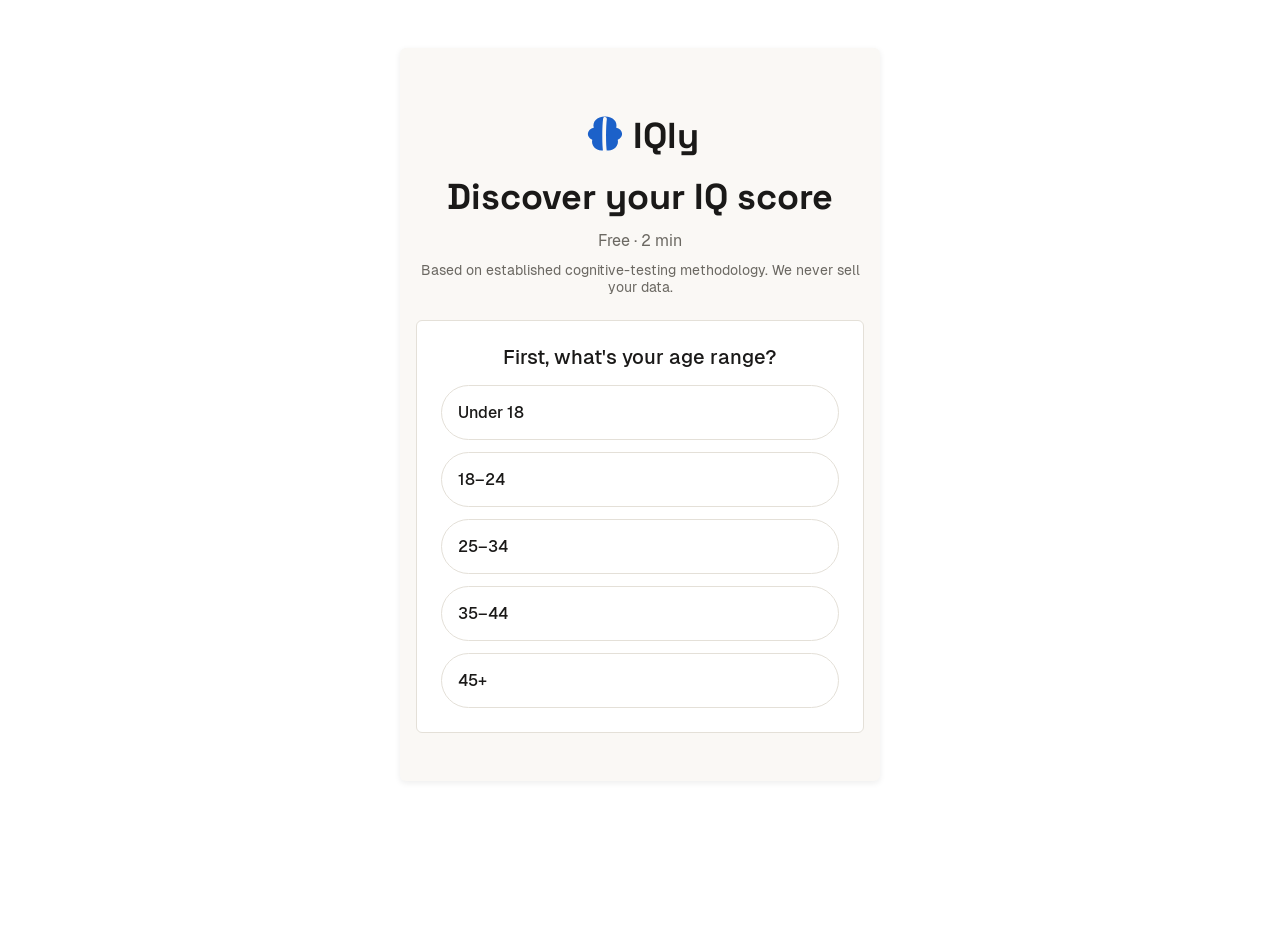
<file: index.html>
<!DOCTYPE html>
<html lang="en">
<head>
  <meta charset="UTF-8" />
  <meta name="viewport" content="width=device-width, initial-scale=1, maximum-scale=1" />
  <title>IQly — Discover Your IQ Score</title>
  <!-- Prevents Chrome's default favicon fetch on file:// pages, which can
       otherwise throw a spurious "Unsafe attempt to load URL" console error. -->
  <link rel="icon" href="data:," />

  <link rel="stylesheet" href="styles/tokens.css" />
  <link rel="stylesheet" href="styles/base.css" />
  <link rel="stylesheet" href="styles/components.css" />
</head>
<body>
  <div id="app"></div>

  <!-- Load order matters: config/content/logic before render, render before init. -->
  <script src="src/config.js"></script>
  <script src="src/questions.js"></script>
  <script src="src/scoring.js"></script>
  <script src="src/tracking.js"></script>
  <script src="src/persistence.js"></script>
  <script src="src/state.js"></script>
  <script src="src/screens.js"></script>
  <script src="src/render.js"></script>
  <script src="src/debug.js"></script>
  <script src="src/main.js"></script>
</body>
</html>
</file>
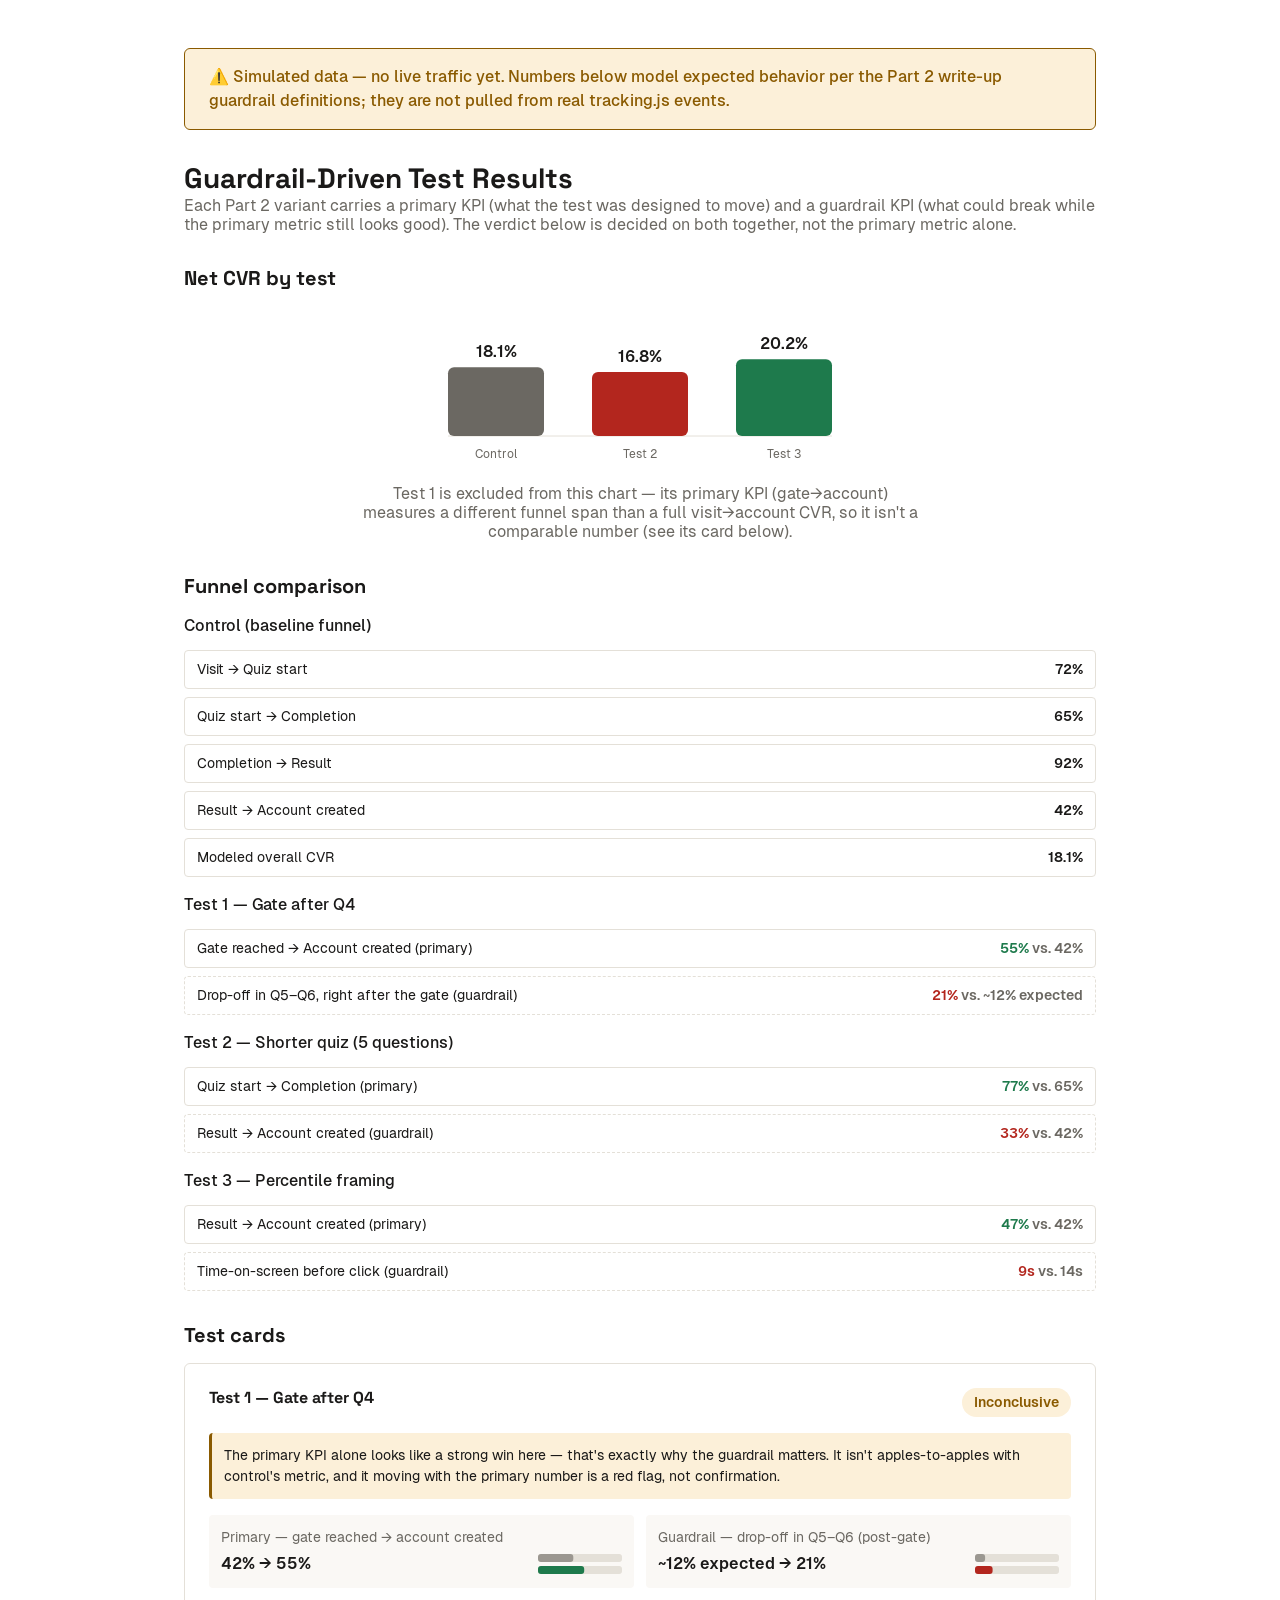
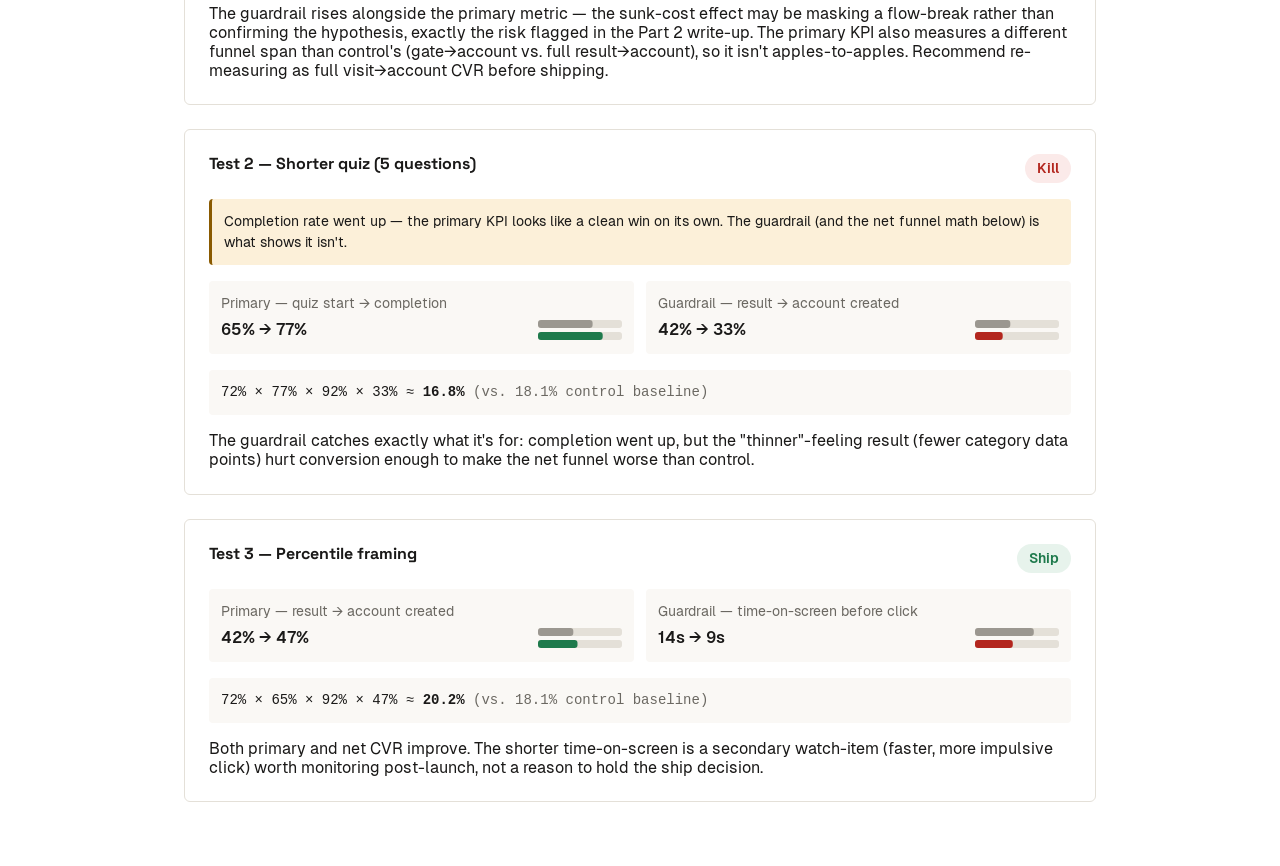
<file: dashboard.html>
<!DOCTYPE html>
<html lang="en">
<head>
  <meta charset="UTF-8" />
  <meta name="viewport" content="width=device-width, initial-scale=1, maximum-scale=1" />
  <title>IQly — Guardrail Test Results</title>
  <link rel="icon" href="data:," />

  <link rel="stylesheet" href="styles/tokens.css" />
  <link rel="stylesheet" href="styles/base.css" />
  <link rel="stylesheet" href="styles/components.css" />
</head>
<body>
  <!--
    Standalone growth dashboard (docs/dashboard.md). Simulated data only —
    no live traffic exists yet, so there's nothing for a "Live" mode to
    read from tracking.js (see the Rejected/deferred section of the spec).
    All numbers below are transcribed verbatim from that spec's fixed data
    table; nothing here is recalculated or invented.

    The point of this page isn't "here are 3 test results" — it's showing
    the guardrail KPI doing its job: catching cases where the primary
    metric alone would have shipped a regression (Tests 1 and 2 both look
    like wins on their primary number and are marked Inconclusive/Kill
    anyway once the guardrail and net funnel math are accounted for).
  -->
  <div class="dashboard">

    <div class="dashboard-banner">
      ⚠️ Simulated data — no live traffic yet. Numbers below model expected
      behavior per the Part 2 write-up guardrail definitions; they are not
      pulled from real tracking.js events.
    </div>

    <header class="dashboard-header">
      <h1>Guardrail-Driven Test Results</h1>
      <p class="text-muted">
        Each Part 2 variant carries a primary KPI (what the test was
        designed to move) and a guardrail KPI (what could break while the
        primary metric still looks good). The verdict below is decided on
        both together, not the primary metric alone.
      </p>
    </header>

    <section class="dashboard-section">
      <h2>Net CVR by test</h2>
      <div class="net-cvr-chart" id="net-cvr-chart" role="img" aria-label="Net CVR comparison: control 18.1%, Test 2 16.8%, Test 3 20.2%"></div>
      <p class="text-muted net-cvr-chart-caption">
        Test 1 is excluded from this chart — its primary KPI (gate→account)
        measures a different funnel span than a full visit→account CVR, so
        it isn't a comparable number (see its card below).
      </p>
    </section>

    <section class="dashboard-section">
      <h2>Funnel comparison</h2>
      <div class="funnel-rows">

        <div class="funnel-row">
          <span class="funnel-row-label">Control (baseline funnel)</span>
          <div class="funnel-track">
            <div class="funnel-step">
              <span>Visit → Quiz start</span>
              <span class="funnel-step-value">72%</span>
            </div>
            <div class="funnel-step">
              <span>Quiz start → Completion</span>
              <span class="funnel-step-value">65%</span>
            </div>
            <div class="funnel-step">
              <span>Completion → Result</span>
              <span class="funnel-step-value">92%</span>
            </div>
            <div class="funnel-step">
              <span>Result → Account created</span>
              <span class="funnel-step-value">42%</span>
            </div>
            <div class="funnel-step">
              <span>Modeled overall CVR</span>
              <span class="funnel-step-value">18.1%</span>
            </div>
          </div>
        </div>

        <div class="funnel-row">
          <span class="funnel-row-label">Test 1 — Gate after Q4</span>
          <div class="funnel-track">
            <div class="funnel-step">
              <span>Gate reached → Account created (primary)</span>
              <span class="funnel-step-value is-good">55% <span class="text-muted">vs. 42%</span></span>
            </div>
            <div class="funnel-step is-guardrail">
              <span>Drop-off in Q5–Q6, right after the gate (guardrail)</span>
              <span class="funnel-step-value is-bad">21% <span class="text-muted">vs. ~12% expected</span></span>
            </div>
          </div>
        </div>

        <div class="funnel-row">
          <span class="funnel-row-label">Test 2 — Shorter quiz (5 questions)</span>
          <div class="funnel-track">
            <div class="funnel-step">
              <span>Quiz start → Completion (primary)</span>
              <span class="funnel-step-value is-good">77% <span class="text-muted">vs. 65%</span></span>
            </div>
            <div class="funnel-step is-guardrail">
              <span>Result → Account created (guardrail)</span>
              <span class="funnel-step-value is-bad">33% <span class="text-muted">vs. 42%</span></span>
            </div>
          </div>
        </div>

        <div class="funnel-row">
          <span class="funnel-row-label">Test 3 — Percentile framing</span>
          <div class="funnel-track">
            <div class="funnel-step">
              <span>Result → Account created (primary)</span>
              <span class="funnel-step-value is-good">47% <span class="text-muted">vs. 42%</span></span>
            </div>
            <div class="funnel-step is-guardrail">
              <span>Time-on-screen before click (guardrail)</span>
              <span class="funnel-step-value is-bad">9s <span class="text-muted">vs. 14s</span></span>
            </div>
          </div>
        </div>

      </div>
    </section>

    <section class="dashboard-section">
      <h2>Test cards</h2>
      <div class="test-cards">

        <!-- Test 1: primary KPI reads as a clear win (55% vs 42%), but it
             measures a different funnel span than control (gate→account,
             not full result→account) and the guardrail spike alongside it
             suggests sunk-cost pressure rather than genuine intent. -->
        <div class="card test-card">
          <div class="test-card-header">
            <h3>Test 1 — Gate after Q4</h3>
            <span class="verdict-tag verdict-tag--inconclusive">Inconclusive</span>
          </div>

          <div class="guardrail-callout">
            The primary KPI alone looks like a strong win here — that's
            exactly why the guardrail matters. It isn't apples-to-apples
            with control's metric, and it moving with the primary number
            is a red flag, not confirmation.
          </div>

          <div class="kpi-grid">
            <div class="kpi-row">
              <span class="kpi-label">Primary — gate reached → account created</span>
              <div class="kpi-value-row">
                <span class="kpi-value">42% → 55%</span>
                <span class="kpi-bar" data-before="42" data-after="55" data-max="100" data-direction="good"></span>
              </div>
            </div>
            <div class="kpi-row">
              <span class="kpi-label">Guardrail — drop-off in Q5–Q6 (post-gate)</span>
              <div class="kpi-value-row">
                <span class="kpi-value">~12% expected → 21%</span>
                <span class="kpi-bar" data-before="12" data-after="21" data-max="100" data-direction="bad"></span>
              </div>
            </div>
          </div>

          <p>
            The guardrail rises alongside the primary metric — the
            sunk-cost effect may be masking a flow-break rather than
            confirming the hypothesis, exactly the risk flagged in the
            Part 2 write-up. The primary KPI also measures a different
            funnel span than control's (gate→account vs. full
            result→account), so it isn't apples-to-apples. Recommend
            re-measuring as full visit→account CVR before shipping.
          </p>
        </div>

        <!-- Test 2: primary KPI (completion rate) is a clear win, but the
             guardrail catches exactly what it's for — a thinner-feeling
             result hurts conversion enough that the net funnel is worse
             than control despite the primary metric looking great. -->
        <div class="card test-card">
          <div class="test-card-header">
            <h3>Test 2 — Shorter quiz (5 questions)</h3>
            <span class="verdict-tag verdict-tag--kill">Kill</span>
          </div>

          <div class="guardrail-callout">
            Completion rate went up — the primary KPI looks like a clean
            win on its own. The guardrail (and the net funnel math below)
            is what shows it isn't.
          </div>

          <div class="kpi-grid">
            <div class="kpi-row">
              <span class="kpi-label">Primary — quiz start → completion</span>
              <div class="kpi-value-row">
                <span class="kpi-value">65% → 77%</span>
                <span class="kpi-bar" data-before="65" data-after="77" data-max="100" data-direction="good"></span>
              </div>
            </div>
            <div class="kpi-row">
              <span class="kpi-label">Guardrail — result → account created</span>
              <div class="kpi-value-row">
                <span class="kpi-value">42% → 33%</span>
                <span class="kpi-bar" data-before="42" data-after="33" data-max="100" data-direction="bad"></span>
              </div>
            </div>
          </div>

          <div class="net-cvr-math">
            72% × 77% × 92% × 33% ≈ <span class="net-cvr-result">16.8%</span>
            <span class="text-muted">(vs. 18.1% control baseline)</span>
          </div>

          <p>
            The guardrail catches exactly what it's for: completion went
            up, but the "thinner"-feeling result (fewer category data
            points) hurt conversion enough to make the net funnel worse
            than control.
          </p>
        </div>

        <!-- Test 3: both primary and net CVR improve — a genuine lift.
             Faster time-on-screen is flagged as a secondary watch-item,
             not a reason to hold the ship decision. -->
        <div class="card test-card">
          <div class="test-card-header">
            <h3>Test 3 — Percentile framing</h3>
            <span class="verdict-tag verdict-tag--ship">Ship</span>
          </div>

          <div class="kpi-grid">
            <div class="kpi-row">
              <span class="kpi-label">Primary — result → account created</span>
              <div class="kpi-value-row">
                <span class="kpi-value">42% → 47%</span>
                <span class="kpi-bar" data-before="42" data-after="47" data-max="100" data-direction="good"></span>
              </div>
            </div>
            <div class="kpi-row">
              <span class="kpi-label">Guardrail — time-on-screen before click</span>
              <div class="kpi-value-row">
                <span class="kpi-value">14s → 9s</span>
                <span class="kpi-bar" data-before="14" data-after="9" data-max="20" data-direction="bad"></span>
              </div>
            </div>
          </div>

          <div class="net-cvr-math">
            72% × 65% × 92% × 47% ≈ <span class="net-cvr-result">20.2%</span>
            <span class="text-muted">(vs. 18.1% control baseline)</span>
          </div>

          <p>
            Both primary and net CVR improve. The shorter time-on-screen is
            a secondary watch-item (faster, more impulsive click) worth
            monitoring post-launch, not a reason to hold the ship decision.
          </p>
        </div>

      </div>
    </section>

  </div>

  <!--
    Chart generation — plain inline SVG, no library/CDN (CLAUDE.md hard
    constraint: file:// must keep working offline). Same pattern as
    src/screens.js's percentileCurve()/logoMark(): a JS function returns an
    SVG string, colors pulled from tokens.css via var() so the chart
    inherits the page's palette automatically. This page has no state
    machine or CONFIG of its own (it's outside the IQLY quiz flow), so
    these are self-contained rather than living in IQLY.screens.
  -->
  <script>
    function escapeHtml(str) {
      return String(str)
        .replace(/&/g, '&amp;')
        .replace(/</g, '&lt;')
        .replace(/>/g, '&gt;')
        .replace(/"/g, '&quot;');
    }

    // Net-CVR summary chart — one bar per full-funnel-comparable test.
    // Bar color signals the verdict directly (danger/success), not the
    // brand accent — this is an internal report, not the quiz product.
    function netCvrChart(entries) {
      var width = 560;
      var height = 170;
      var barWidth = 96;
      var gap = 48;
      var baseline = 130;
      var chartHeight = 96;
      var maxValue = Math.max.apply(null, entries.map(function (e) { return e.value; })) * 1.25;
      var totalWidth = entries.length * barWidth + (entries.length - 1) * gap;
      var startX = (width - totalWidth) / 2;

      var bars = entries.map(function (entry, i) {
        var x = startX + i * (barWidth + gap);
        var barHeight = (entry.value / maxValue) * chartHeight;
        var y = baseline - barHeight;
        return (
          '<rect x="' + x.toFixed(1) + '" y="' + y.toFixed(1) + '" width="' + barWidth +
            '" height="' + barHeight.toFixed(1) + '" rx="6" fill="' + entry.color + '"/>' +
          '<text x="' + (x + barWidth / 2).toFixed(1) + '" y="' + (y - 10).toFixed(1) +
            '" text-anchor="middle" font-size="16" font-weight="700" fill="var(--color-text)">' +
            entry.value.toFixed(1) + '%</text>' +
          '<text x="' + (x + barWidth / 2).toFixed(1) + '" y="' + (baseline + 22).toFixed(1) +
            '" text-anchor="middle" font-size="12" fill="var(--color-text-muted)">' +
            escapeHtml(entry.label) + '</text>'
        );
      }).join('');

      return (
        '<svg class="net-cvr-chart-svg" viewBox="0 0 ' + width + ' ' + height + '" ' +
          'preserveAspectRatio="xMidYMid meet" aria-hidden="true">' +
          '<line x1="' + startX.toFixed(1) + '" y1="' + baseline + '" x2="' +
            (startX + totalWidth).toFixed(1) + '" y2="' + baseline +
            '" stroke="var(--color-border)" stroke-width="1"/>' +
          bars +
        '</svg>'
      );
    }

    // Compact before/after bar pair for a single KPI row — two stacked
    // tracks (before, after), the "after" track colored by whether this
    // specific row moved in a good or bad direction. Values are scaled
    // against `max` rather than assumed to be 0-100, so a non-percentage
    // metric (time-on-screen) scales sensibly too.
    function kpiBarSvg(before, after, max, direction) {
      var width = 84;
      var height = 24;
      var barH = 8;
      var afterColor = direction === 'good' ? 'var(--color-success)' : 'var(--color-danger)';
      var beforeWidth = Math.max(2, (before / max) * width);
      var afterWidth = Math.max(2, (after / max) * width);

      return (
        '<svg viewBox="0 0 ' + width + ' ' + height + '" width="' + width + '" height="' +
          height + '" aria-hidden="true">' +
          '<rect x="0" y="2" width="' + width + '" height="' + barH +
            '" rx="3" fill="var(--color-border)"/>' +
          '<rect x="0" y="2" width="' + beforeWidth.toFixed(1) + '" height="' + barH +
            '" rx="3" fill="var(--color-text-muted)" opacity="0.6"/>' +
          '<rect x="0" y="' + (2 + barH + 4) + '" width="' + width + '" height="' + barH +
            '" rx="3" fill="var(--color-border)"/>' +
          '<rect x="0" y="' + (2 + barH + 4) + '" width="' + afterWidth.toFixed(1) + '" height="' + barH +
            '" rx="3" fill="' + afterColor + '"/>' +
        '</svg>'
      );
    }

    document.getElementById('net-cvr-chart').innerHTML = netCvrChart([
      { label: 'Control', value: 18.1, color: 'var(--color-text-muted)' },
      { label: 'Test 2', value: 16.8, color: 'var(--color-danger)' },
      { label: 'Test 3', value: 20.2, color: 'var(--color-success)' }
    ]);

    Array.prototype.forEach.call(document.querySelectorAll('.kpi-bar'), function (el) {
      el.innerHTML = kpiBarSvg(
        Number(el.dataset.before),
        Number(el.dataset.after),
        Number(el.dataset.max),
        el.dataset.direction
      );
    });
  </script>
</body>
</html>
</file>
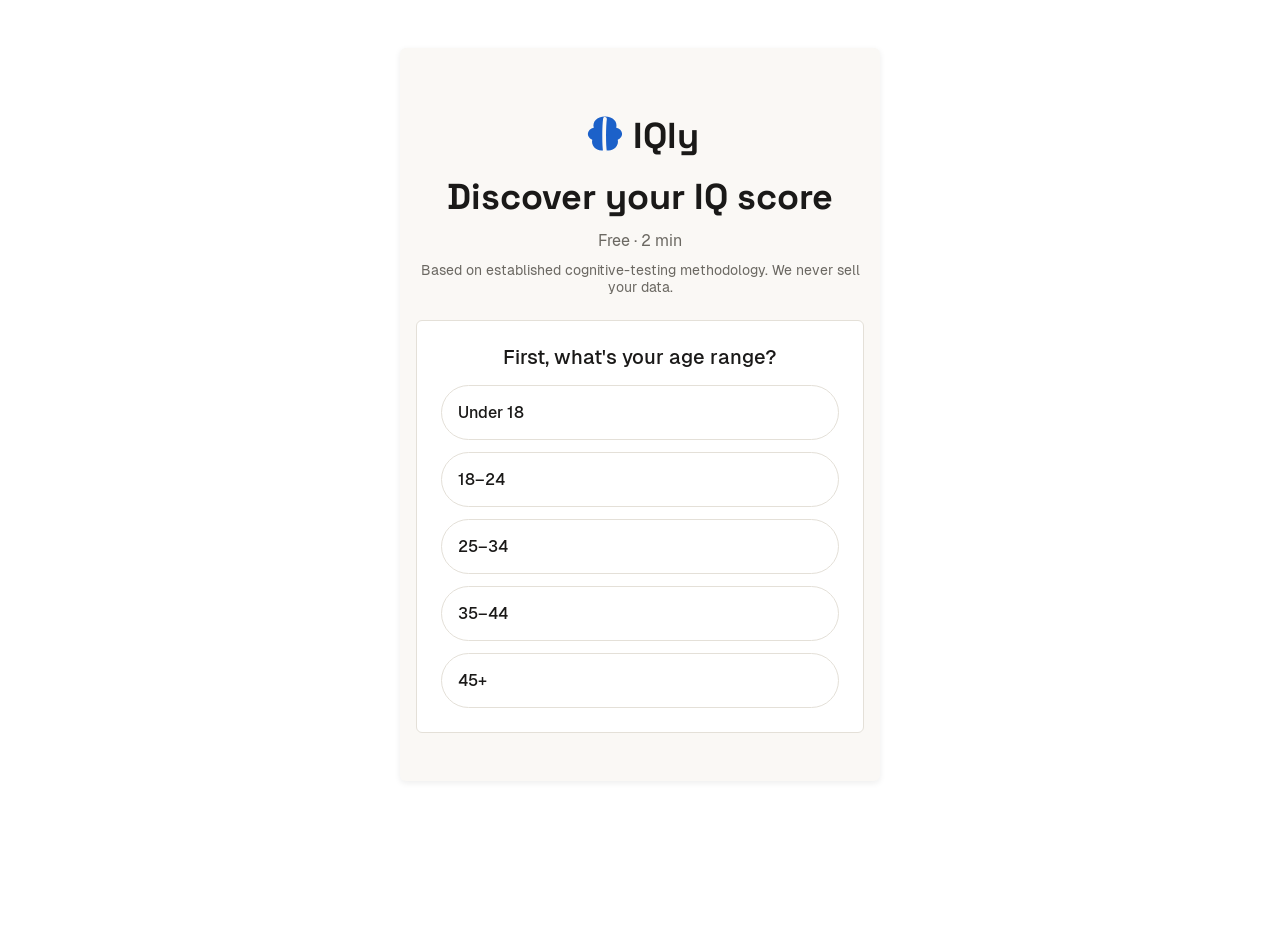
<file: variant-1-gate-after-q4.html>
<!DOCTYPE html>
<html lang="en">
<head>
  <meta charset="UTF-8" />
  <meta name="viewport" content="width=device-width, initial-scale=1, maximum-scale=1" />
  <title>IQly — Variant 1: Email Gate After Q4</title>
  <link rel="icon" href="data:," />

  <link rel="stylesheet" href="styles/tokens.css" />
  <link rel="stylesheet" href="styles/base.css" />
  <link rel="stylesheet" href="styles/components.css" />
</head>
<body>
  <div id="app"></div>

  <script src="src/config.js"></script>
  <script src="src/questions.js"></script>
  <script src="src/scoring.js"></script>
  <script src="src/tracking.js"></script>
  <script src="src/persistence.js"></script>
  <script src="src/state.js"></script>
  <script src="src/screens.js"></script>
  <script src="src/render.js"></script>
  <script src="src/debug.js"></script>

  <script>
    // TEST 1 — funnel step: quiz completion -> account creation.
    // Hypothesis: mid-quiz sunk cost + partial-value FOMO converts better
    // than asking after the full 8-question quiz (write-up.md, "Reserved
    // for Part 2", Test candidate #1).
    IQLY.CONFIG.emailGate.afterQuestionIndex = 4;
    IQLY.CONFIG.tracking.variantId = 'variant-1-gate-after-q4';
  </script>

  <script src="src/main.js"></script>
</body>
</html>
</file>
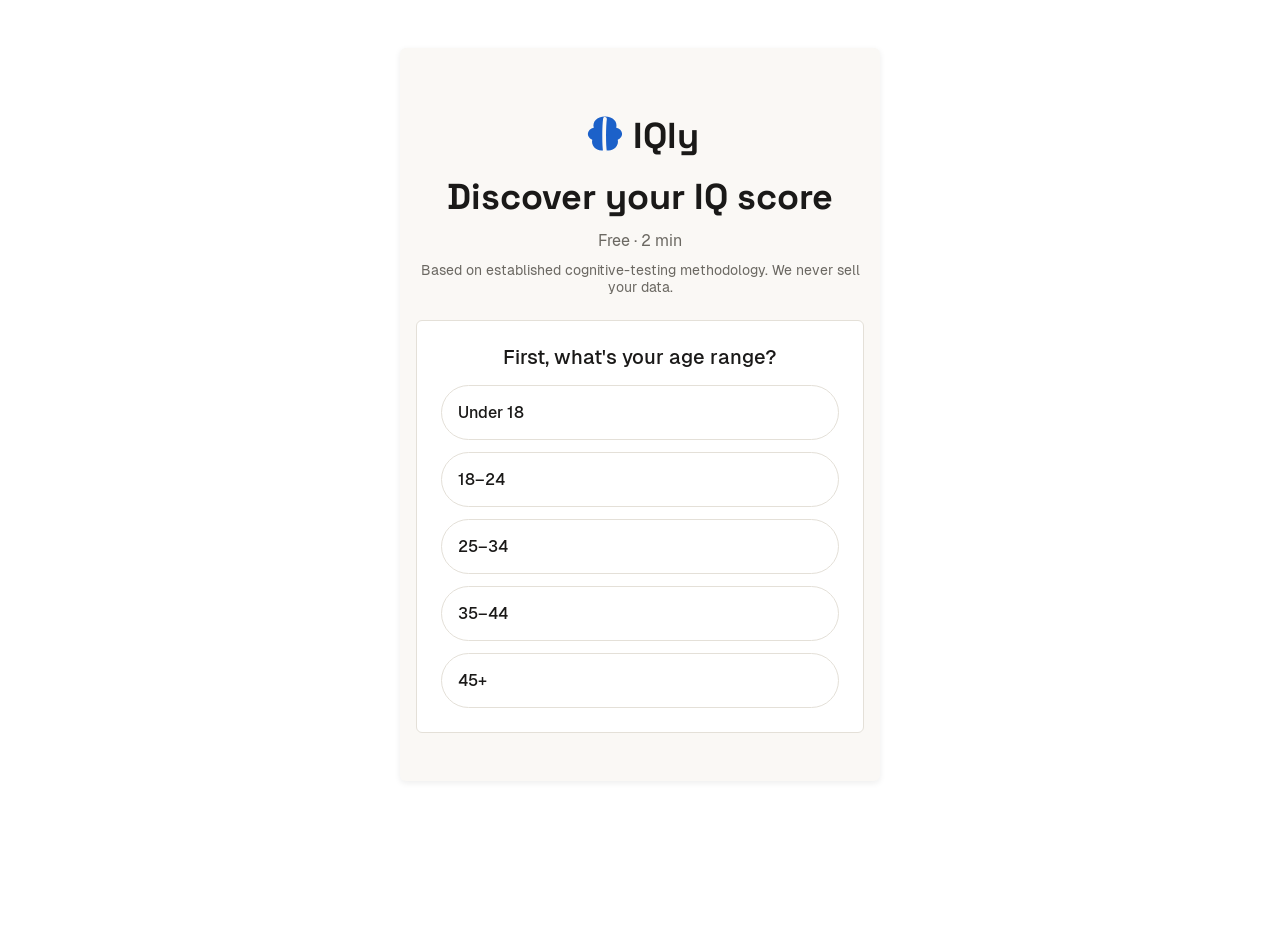
<file: variant-2-shorter-quiz.html>
<!DOCTYPE html>
<html lang="en">
<head>
  <meta charset="UTF-8" />
  <meta name="viewport" content="width=device-width, initial-scale=1, maximum-scale=1" />
  <title>IQly — Variant 2: Shorter Quiz</title>
  <link rel="icon" href="data:," />

  <link rel="stylesheet" href="styles/tokens.css" />
  <link rel="stylesheet" href="styles/base.css" />
  <link rel="stylesheet" href="styles/components.css" />
</head>
<body>
  <div id="app"></div>

  <script src="src/config.js"></script>
  <script src="src/questions.js"></script>
  <script src="src/scoring.js"></script>
  <script src="src/tracking.js"></script>
  <script src="src/persistence.js"></script>
  <script src="src/state.js"></script>
  <script src="src/screens.js"></script>
  <script src="src/render.js"></script>
  <script src="src/debug.js"></script>

  <script>
    // TEST 2 — funnel step: quiz start -> completion.
    // Hypothesis: a shorter quiz lowers the time-commitment and mid-quiz
    // abandonment risk, at the possible cost of a "thinner"-feeling result
    // (fewer data points behind the category breakdown). Question selection
    // is handled by scoring.js's selectQuestions() helper, which draws
    // proportionally across categories rather than hardcoding "first N" —
    // so this override never silently drops a category from the result
    // (docs/part2-spec.md, Test 2).
    IQLY.CONFIG.flow.questionCount = 5;
    IQLY.CONFIG.tracking.variantId = 'variant-2-shorter-quiz';
  </script>

  <script src="src/main.js"></script>
</body>
</html>
</file>
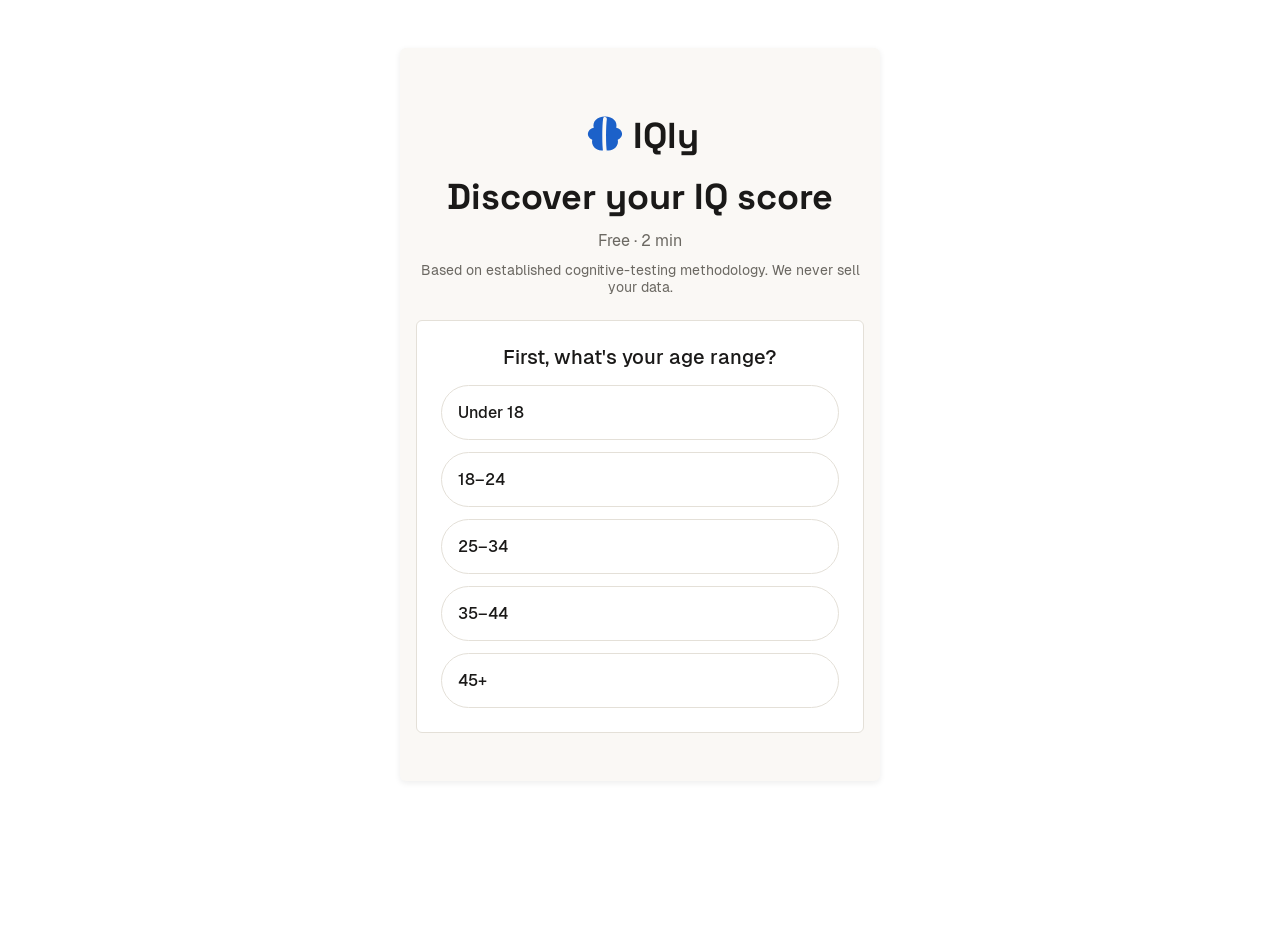
<file: variant-3-percentile-framing.html>
<!DOCTYPE html>
<html lang="en">
<head>
  <meta charset="UTF-8" />
  <meta name="viewport" content="width=device-width, initial-scale=1, maximum-scale=1" />
  <title>IQly — Variant 3: Percentile Framing</title>
  <link rel="icon" href="data:," />

  <link rel="stylesheet" href="styles/tokens.css" />
  <link rel="stylesheet" href="styles/base.css" />
  <link rel="stylesheet" href="styles/components.css" />
</head>
<body>
  <div id="app"></div>

  <script src="src/config.js"></script>
  <script src="src/questions.js"></script>
  <script src="src/scoring.js"></script>
  <script src="src/tracking.js"></script>
  <script src="src/persistence.js"></script>
  <script src="src/state.js"></script>
  <script src="src/screens.js"></script>
  <script src="src/render.js"></script>
  <script src="src/debug.js"></script>

  <script>
    // TEST 3 — funnel step: result shown -> account creation.
    // Hypothesis: leading the partial-result headline with competitive
    // standing ("higher than X% of test-takers") converts better than the
    // baseline's personal-insight framing ("Your Standout Strength") for a
    // "free iq test" search audience — social comparison vs.
    // self-understanding (docs/part2-spec.md, Test 3).
    IQLY.CONFIG.result.leadWith = 'percentileRank';
    IQLY.CONFIG.tracking.variantId = 'variant-3-percentile-framing';
  </script>

  <script src="src/main.js"></script>
</body>
</html>
</file>
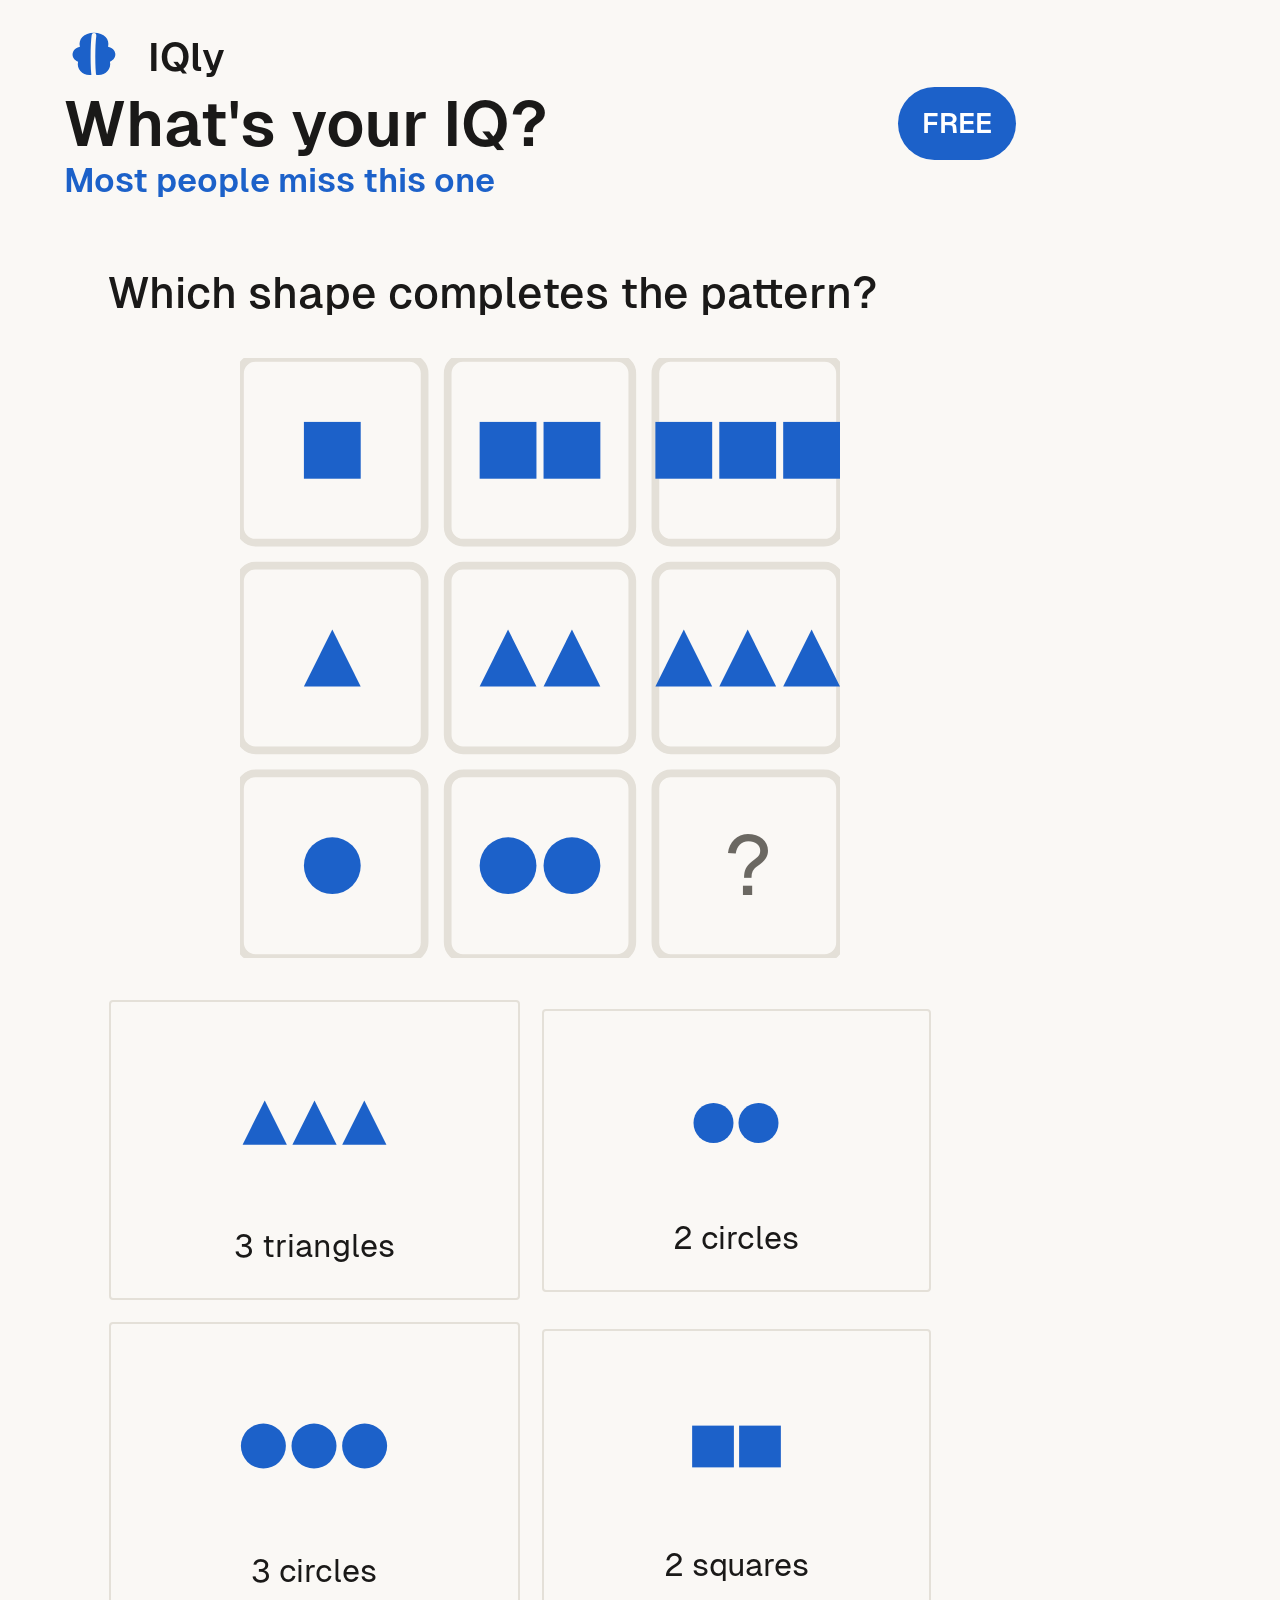
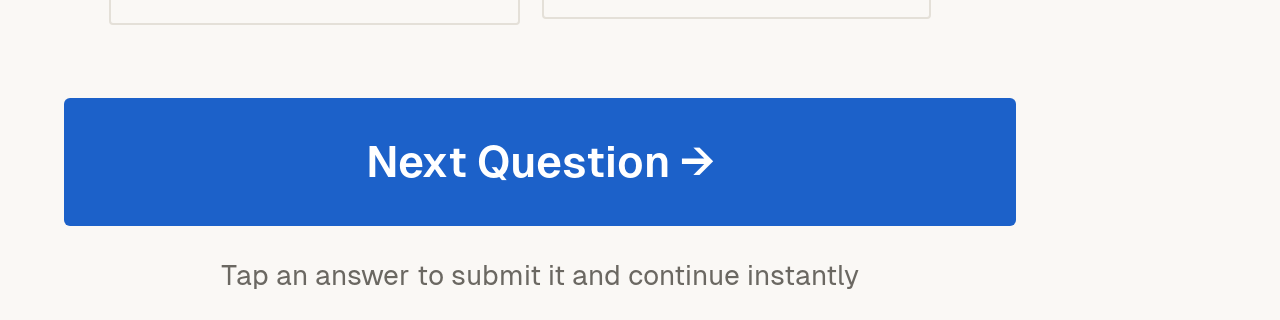
<file: creatives/creative-1080x1920-interactive.html>
<!DOCTYPE html>
<html lang="en">
<head>
<meta charset="UTF-8">
<title>IQly — Full-Screen 1080x1920 (Build B, bonus — not the PNG deliverable)</title>
<link rel="stylesheet" href="../styles/tokens.css">
<style>
  /* Bonus HTML-only demo — never exported to PNG, never a substitute for
     creative-1080x1920.html's Build A (the actual PNG deliverable). See
     part3-spec.md's ad-serving-constraint note: a *served* image creative
     has exactly one click-through URL for the whole image, so per-answer
     deep-linking can only exist here, outside that constraint. Layout
     mirrors Build A; see that file for the shared rationale on tokens.css
     colors and table/table-cell over flexbox. */
  html, body {
    margin: 0;
    padding: 0;
    width: 1080px;
    height: 1920px;
    overflow: hidden;
    font-family: var(--font-family);
    background: var(--color-bg);
  }

  .wrap {
    display: table;
    box-sizing: border-box;
    width: 1080px;
    height: 1920px;
  }
  .content {
    display: table-cell;
    vertical-align: middle;
    box-sizing: border-box;
    width: 1080px;
    padding: 0 64px;
  }

  .header {
    display: table;
    width: 100%;
  }
  .header .mark {
    display: table-cell;
    width: 68px;
    vertical-align: middle;
  }
  .header .mark svg { width: 60px; height: 60px; display: block; }
  .header .wordmark {
    display: table-cell;
    vertical-align: middle;
    padding-left: 16px;
    font-size: 40px;
    font-weight: var(--font-weight-bold);
    color: var(--color-text);
  }

  .headline {
    margin: 40px 0 8px;
    font-size: 64px;
    font-weight: var(--font-weight-bold);
    line-height: 1.15;
    color: var(--color-text);
  }

  /* Mirrors creative-1080x1920.html's current header treatment (Build A's
     source of truth for both builds' shared static chrome) — a FREE badge
     next to the headline, and a "challenge-tag" line in place of the old
     subheadline. See that file for the up-to-date rationale on any of
     this; this file just stays in sync with it. */
  .headline-row {
    display: table;
    width: 100%;
  }
  .headline-row .headline {
    display: table-cell;
    vertical-align: middle;
  }
  .free-badge {
    display: table-cell;
    width: 1%;
    white-space: nowrap;
    vertical-align: middle;
    background: var(--color-primary);
    color: var(--color-primary-contrast);
    font-size: 28px;
    font-weight: var(--font-weight-bold);
    padding: 8px 24px;
    border-radius: var(--radius-pill);
  }

  /* Matches creative-1080x1920.html's .challenge-tag — see that file's
     comment (it had no rule at all before this, rendering at the
     browser-default tiny paragraph size). */
  .challenge-tag {
    margin: 0 0 32px;
    font-size: 34px;
    font-weight: var(--font-weight-bold);
    color: var(--color-primary);
  }

  /* No background/border-radius fill — matches Build A's question-card
     (see that file's comment: the matrix cells already carry their own
     border+background, so a second full-card fill read as "card inside a
     card"). Padding trimmed 48px→32px top/bottom for the same reason as
     Build A: room for the larger, cell-proportional option icons. */
  .question-card {
    box-sizing: border-box;
    width: 100%;
    padding: 32px 44px;
  }
  .question-prompt {
    margin: 0 0 36px;
    font-size: 44px;
    font-weight: var(--font-weight-medium);
    line-height: 1.3;
    color: var(--color-text);
  }

  .question-visual {
    text-align: center;
    margin: 0 0 36px;
  }

  /* Unlike Build A, each option is a real click zone: index.html?q1=<i>
     pre-fills that answer and advances state past Q1 on landing, so the
     user is never re-asked the question they just answered here — see
     src/main.js's readAnswerParam(). q1 is now the icon-rendered matrix
     question (see questions.js's comment on q1 for why it moved to this
     position), so options render as a 2x2 icon grid rather than a single
     text column — same table-cell approach as Build A's .option-grid-table
     (wkhtmltoimage predates CSS Grid; see creatives/export.js), but each
     cell is a real per-answer link here instead of static preview content. */
  .option-grid-table {
    width: 100%;
    border-collapse: separate;
    border-spacing: 20px;
    margin: -20px;
  }
  a.option {
    display: block;
    box-sizing: border-box;
    width: 100%;
    padding: 32px;
    background: var(--color-bg);
    border: 2px solid var(--color-border);
    border-radius: var(--radius-sm);
    text-align: center;
    text-decoration: none;
  }
  /* No width/height here — sized in JS as a percentage of each option's
     own rendered width instead. Same fix as creative-1080x1920.html's
     .option-cell .option-icon (identical hardcoded-96px issue, separate
     stylesheet); see that file's comment on why not CSS aspect-ratio.
     Build B is never exported through wkhtmltoimage, but keeping both
     creatives on the same sizing approach avoids two different bugs to
     track for what's visually the same component. */
  a.option .option-icon {
    display: block;
    margin: 0 auto 16px;
  }
  a.option .option-label {
    display: block;
    font-size: 32px;
    color: var(--color-text);
  }

  a.cta-banner {
    display: block;
    box-sizing: border-box;
    width: 100%;
    margin-top: 40px;
    padding: 0 32px;
    height: 128px;
    line-height: 128px;
    text-align: center;
    background: var(--color-primary);
    color: var(--color-primary-contrast);
    font-size: 44px;
    font-weight: var(--font-weight-bold);
    border-radius: var(--radius-md);
    text-decoration: none;
  }

  .microcopy {
    margin: 32px 0 0;
    font-size: 28px;
    color: var(--color-text-muted);
    text-align: center;
  }
</style>
</head>
<body>
  <div class="wrap">
    <div class="content">
      <div class="header">
        <span class="mark">
          <svg viewBox="0 0 64 64" aria-hidden="true">
            <path d="M32 6 C21 6 15 13 17 21 C8 23 6 33 15 37 C13 45 21 53 30 51 C31 56 33 56 34 51 C43 53 51 45 49 37 C58 33 56 23 47 21 C49 13 43 6 32 6 Z" fill="var(--color-primary)"/>
            <path d="M32 9 C30.5 20 30.5 44 32 53" stroke="var(--color-bg)" stroke-width="5" stroke-linecap="round"/>
          </svg>
        </span>
        <span class="wordmark">IQly</span>
      </div>

      <div class="headline-row">
        <p class="headline">What's your IQ?</p>
        <span class="free-badge">FREE</span>
      </div>

      <p class="challenge-tag">Most people miss this one</p>

      <div class="question-card">
        <p class="question-prompt" id="question-prompt"></p>
        <div class="question-visual" id="question-visual"></div>
        <table class="option-grid-table" role="presentation" id="option-grid"></table>
      </div>

      <!-- Fallback for a viewer who taps outside an answer: lands on
           ?skip=entry, same as Build A, with no answer pre-filled. Doc's
           own conditional (docs/creative-fixes.md item 3b) argued for
           keeping this "Start the quiz" since no question is actually
           answered through this path — overridden per explicit user
           direction to use "Next Question" here instead, so a viewer who
           taps anywhere (not just a specific option) still reads the CTA
           as continuing the quiz they're already looking at, consistent
           with the per-option taps' own behavior. -->
      <a class="cta-banner" href="../index.html?skip=entry" target="_top">Next Question &rarr;</a>
      <p class="microcopy">Tap an answer to submit it and continue instantly</p>
    </div>
  </div>

  <!-- Real question content, not invented: pulls q1 straight from the
       quiz source. q1 is the icon-rendered 3x3 matrix question (moved to
       this array position specifically so this creative's deep link could
       target it — see questions.js's comment on q1); this creative's whole
       mechanism (?qN=<index> pre-fills that answer and advances state past
       it) only ever works for the FIRST unanswered question — src/main.js's
       readAnswerParam() parses the index straight from the qN param name
       and only honors index 0 — so q1 is the only question this deep link
       could ever validly target, which is exactly why it moved here rather
       than staying at position 6. -->
  <script src="../src/questions.js"></script>
  <script>
    (function () {
      var q = IQLY.QUESTIONS.filter(function (item) { return item.id === 'q1'; })[0];

      // window.__IQLY_TOKENS__ is set only by creatives/export.js's export
      // pass — see creative-1080x1920.html's identical helper for why.
      function resolveTokens(svgMarkup) {
        if (!window.__IQLY_TOKENS__) return svgMarkup;
        return svgMarkup.replace(/var\((--[a-z0-9-]+)\)/gi, function (full, name) {
          return window.__IQLY_TOKENS__[name] || full;
        });
      }

      document.getElementById('question-prompt').textContent = q.prompt;

      var visualEl = document.getElementById('question-visual');
      visualEl.innerHTML = resolveTokens(q.render());

      // svgGridMatrix() ships explicit width/height pixel attributes sized
      // for the live quiz's compact question-content budget — pin this
      // creative's own larger target size the same way Build A does.
      var visualSvg = visualEl.getElementsByTagName('svg')[0];
      var vb = visualSvg.getAttribute('viewBox').split(' ');
      var vbWidth = parseFloat(vb[2]);
      var vbHeight = parseFloat(vb[3]);
      var targetWidth = 600;
      visualSvg.setAttribute('width', targetWidth);
      visualSvg.setAttribute('height', Math.round((vbHeight / vbWidth) * targetWidth));

      // Shared canvas size across all 4 options — see src/questions.js's
      // optionIcon() comment for why a per-option size is wrong.
      var maxCount = Math.max.apply(null, q.optionShapes.map(function (s) { return s.count; }));
      var iconCanvasSize = IQLY.iconCanvasSize(maxCount);

      var gridEl = document.getElementById('option-grid');
      var html = '';
      q.options.forEach(function (option, i) {
        var shapeSpec = q.optionShapes[i];
        var icon = resolveTokens(IQLY.optionIcon(shapeSpec.shape, shapeSpec.count, iconCanvasSize));
        if (i % 2 === 0) html += '<tr>';
        html += '<td><a class="option" href="../index.html?q1=' + i + '" target="_top">' +
          icon + '<span class="option-label">' + option + '</span></a></td>';
        if (i % 2 === 1) html += '</tr>';
      });
      gridEl.innerHTML = html;

      // Icon = 44% of its own option's rendered width — see .option-icon's
      // comment. Sized against the <a>, not the <td>, since the <a> is the
      // element with the actual padding/border box the icon sits inside.
      var options = gridEl.getElementsByClassName('option');
      Array.prototype.forEach.call(options, function (optionEl) {
        var icon = optionEl.getElementsByClassName('option-icon')[0];
        var size = Math.round(optionEl.clientWidth * 0.44);
        icon.setAttribute('width', size);
        icon.setAttribute('height', size);
        icon.style.width = size + 'px';
        icon.style.height = size + 'px';
      });
    })();
  </script>
</body>
</html>
</file>
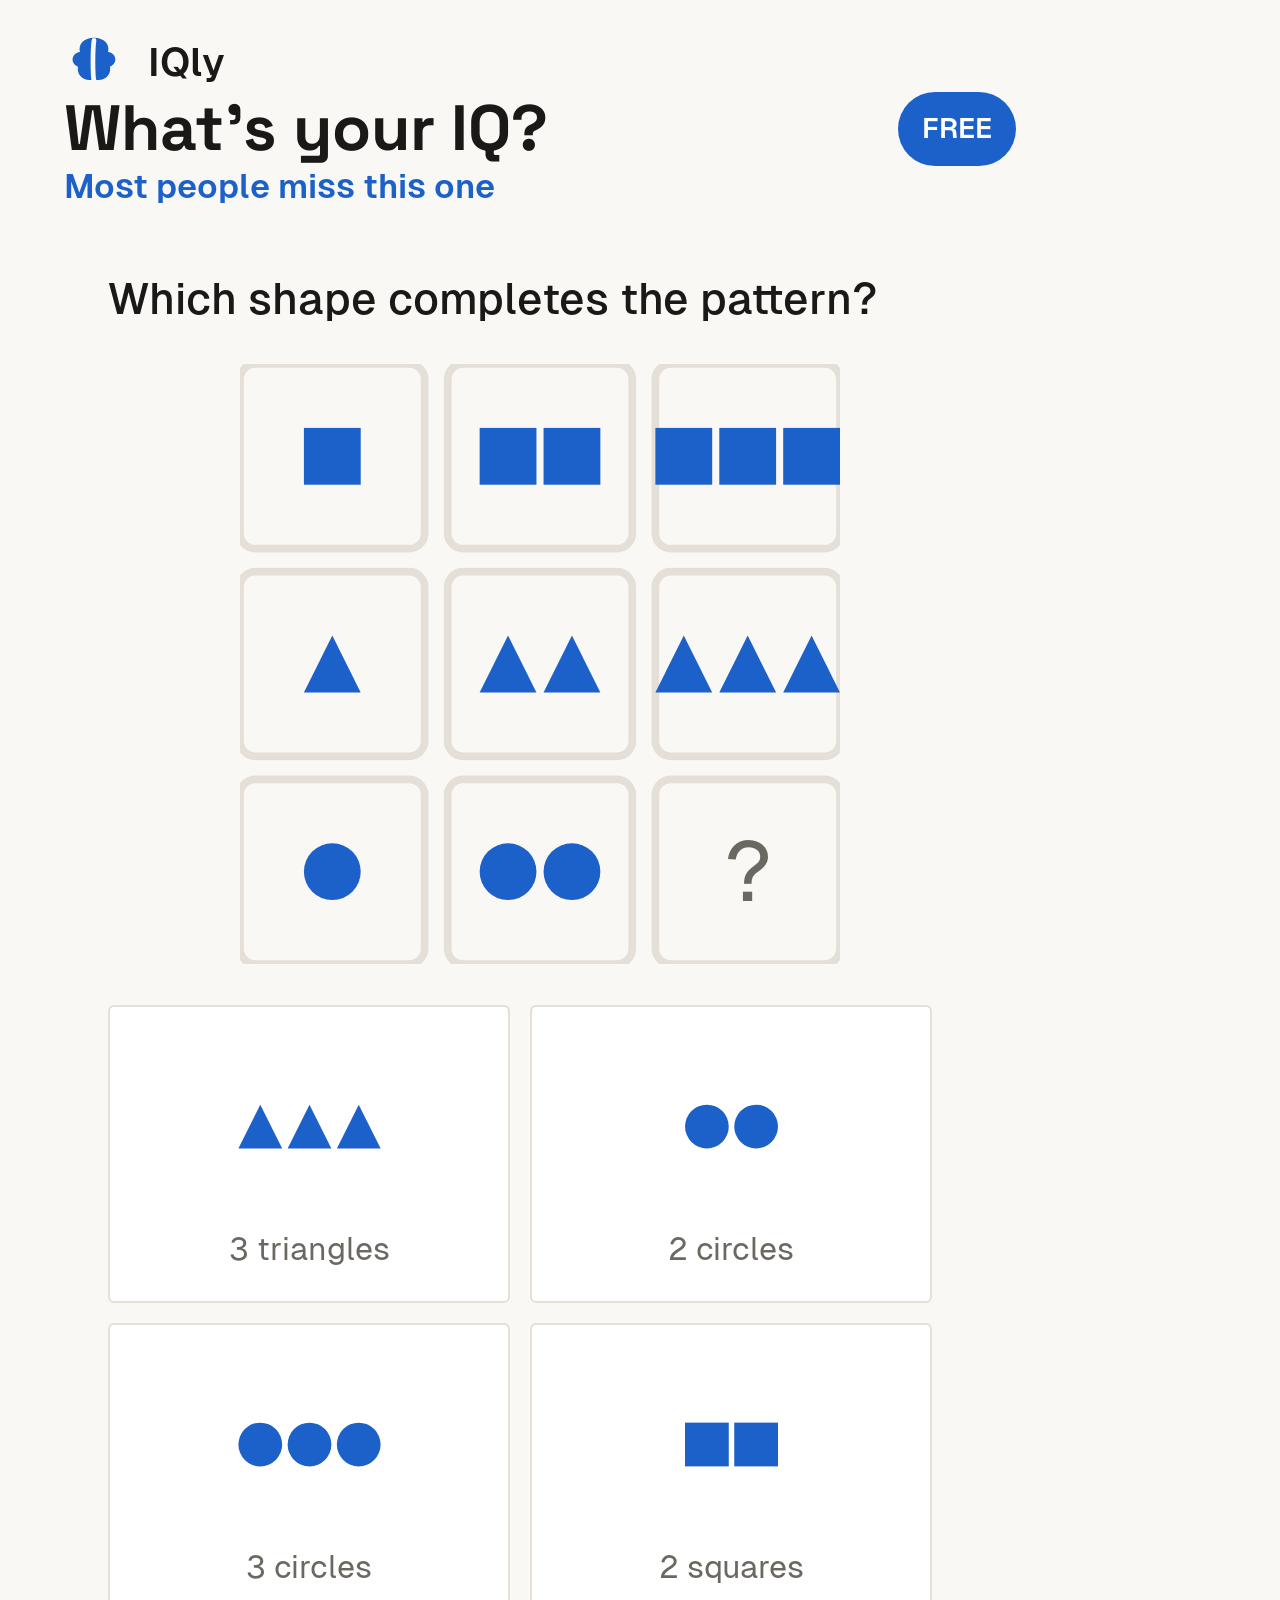
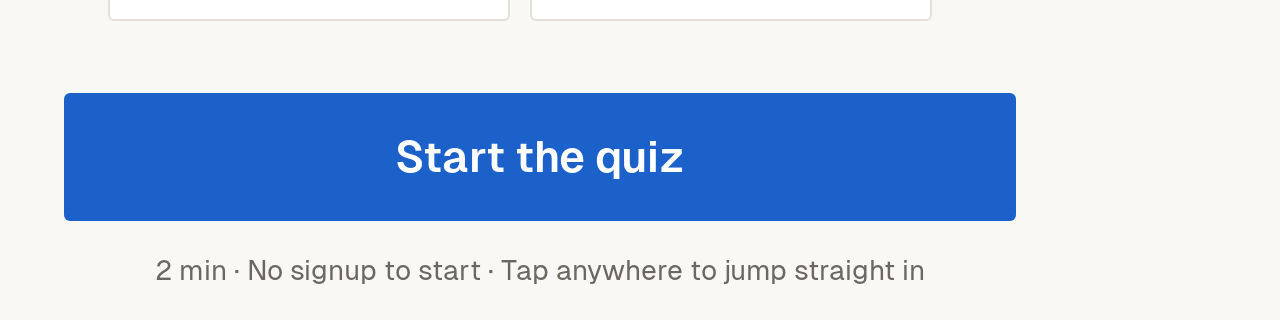
<file: creatives/creative-1080x1920.html>
<!DOCTYPE html>
<html lang="en">
<head>
<meta charset="UTF-8">
<title>IQly — Full-Screen 1080x1920 (Build A)</title>
<link rel="stylesheet" href="../styles/tokens.css">
<style>
  /* Creative-only layout. Colors/type/radius come from tokens.css; the
     question + options below are pulled from src/questions.js at runtime
     (not retyped here), same pattern as creative-250x250.html, so what's
     teased matches what's actually asked. Plain block flow + table-cell
     for the one row that needs horizontal alignment — no flexbox, see
     creatives/export.js for why. */
  html, body {
    margin: 0;
    padding: 0;
    width: 1080px;
    height: 1920px;
    overflow: hidden;
    font-family: var(--font-family);
    background: var(--color-bg);
  }

  .wrap {
    display: table;
    box-sizing: border-box;
    width: 1080px;
    height: 1920px;
  }
  .content {
    display: table-cell;
    vertical-align: middle;
    box-sizing: border-box;
    width: 1080px;
    padding: 0 64px;
  }

  .header {
    display: table;
    width: 100%;
  }
  .header .mark {
    display: table-cell;
    width: 68px;
    vertical-align: middle;
  }
  .header .mark svg { width: 60px; height: 60px; display: block; }
  .header .wordmark {
    display: table-cell;
    vertical-align: middle;
    padding-left: 16px;
    font-size: 40px;
    font-weight: var(--font-weight-bold);
    color: var(--color-text);
  }

  .headline {
    margin: 40px 0 8px;
    font-family: var(--font-heading);
    font-size: 64px;
    font-weight: var(--font-weight-bold);
    line-height: 1.15;
    color: var(--color-text);
  }
  .subheadline {
    margin: 0 0 32px;
    font-size: 32px;
    color: var(--color-text-muted);
  }

  /* No background/border-radius fill here (deliberate — was
     var(--color-surface) originally): the matrix cells already carry
     their own border+background from svgGridMatrix()'s render, so a
     second full-card gray background stacked underneath read as "card
     inside a card" and was visibly heavier than Creative 1 and Creative
     2, which are both plain white. Padding stays; only the fill is
     gone.

     Top/bottom padding trimmed from 48px to 32px — freed room for the
     option icons growing from a fixed 96px to 44% of their (much wider)
     cell, which pushed total content past the fixed 1920px canvas height
     by 103px (measured via Puppeteer, not assumed) once the icon fix
     landed. Left/right padding unchanged. */
  .question-card {
    box-sizing: border-box;
    width: 100%;
    padding: 32px 44px;
  }
  .question-prompt {
    margin: 0 0 36px;
    font-size: 44px;
    font-weight: var(--font-weight-medium);
    line-height: 1.3;
    color: var(--color-text);
  }

  .question-visual {
    text-align: center;
    margin: 0 0 36px;
  }

  .headline-row {
  display: table;
  width: 100%;
}
.headline-row .headline {
  display: table-cell;
  vertical-align: middle;
}
.free-badge {
  display: table-cell;
  width: 1%;
  white-space: nowrap;
  vertical-align: middle;
  background: var(--color-primary);
  color: var(--color-primary-contrast);
  font-size: 28px;
  font-weight: var(--font-weight-bold);
  padding: 8px 24px;
  border-radius: var(--radius-pill);
}

/* Had no rule at all before this — fell back to the browser default
   paragraph size (~16px at this canvas's 1080px scale), tiny next to a
   64px headline. This is a curiosity hook, not fine print: sized and
   weighted close to the old .subheadline it replaced (32px), bold and in
   the brand color so it reads as a challenge/social-proof tag rather than
   secondary copy. */
.challenge-tag {
  margin: 0 0 32px;
  font-size: 34px;
  font-weight: var(--font-weight-bold);
  color: var(--color-primary);
}

  /* Options render as static visual content, not live click targets —
     Build A's whole creative is one clickthrough link (part3-spec.md's
     ad-serving-constraint note: a served image has exactly one URL for
     the entire creative). See creative-1080x1920-interactive.html for the
     per-answer-deep-link bonus build.

     Table layout, not the live app's CSS Grid (.option-grid in
     components.css) — same reason as table/table-cell over flexbox
     elsewhere in creatives/: wkhtmltoimage's export renderer predates
     CSS Grid support entirely (see creatives/export.js).

     An earlier version of this file deliberately left these unstyled
     (no border/background) to avoid looking tappable, on the theory that
     a bordered look would invite a tap on one specific option expecting
     it to register an answer. Reversed per direct user request: the CTA
     now reads "Start the quiz" (not "Answer this question") and the
     microcopy already says "tap anywhere", so the single-link behavior is
     communicated in words rather than by deliberately making the options
     look inert — and matching src/questions.js's optionIcon() card
     treatment (see .option-icon-wrap in components.css) makes the ad's
     visual promise match the live quiz more closely, same principle as
     pulling the question content itself from questions.js instead of
     retyping it. */
  .option-grid-table {
    width: 100%;
    border-collapse: separate;
    border-spacing: 20px;
    margin: -20px;
  }
  .option-cell {
    box-sizing: border-box;
    width: 50%;
    padding: 32px;
    text-align: center;
    vertical-align: middle;
    background: var(--color-surface);
    border: 2px solid var(--color-border);
    border-radius: var(--radius-md);
  }
  /* No width/height here — sized in JS as a percentage of each cell's own
     rendered width instead (see the script below). Same unrelated-numbers
     bug already fixed once in components.css's live-app answer grid
     (.btn-option-grid .option-icon-wrap), recurring here because this
     creative has its own separate stylesheet that was never updated with
     that fix. CSS aspect-ratio would be the obvious fix in a real browser,
     but wkhtmltoimage's export renderer (see creatives/export.js) predates
     it — it silently collapsed the icon to 0 height when tried, same
     "renderer doesn't support the modern CSS property" class of bug as
     Grid/flexbox elsewhere in creatives/. */
  .option-cell .option-icon {
    display: block;
    margin: 0 auto 16px;
  }
  .option-cell .option-label {
    display: block;
    font-size: 32px;
    color: var(--color-text-muted);
  }

  .cta-banner {
    box-sizing: border-box;
    width: 100%;
    margin-top: 40px;
    padding: 0 32px;
    height: 128px;
    line-height: 128px;
    text-align: center;
    background: var(--color-primary);
    color: var(--color-primary-contrast);
    font-size: 44px;
    font-weight: var(--font-weight-bold);
    border-radius: var(--radius-md);
  }

  .microcopy {
    margin: 32px 0 0;
    font-size: 28px;
    color: var(--color-text-muted);
    text-align: center;
  }
</style>
</head>
<body>
  <!-- Single click-through target for the whole creative: Build A's
       deep link (see part3-spec.md, src/main.js's readSkipParam) lands
       the user directly on the quiz's actual Q1, skipping the entry/
       soft-entry screen. Q1 is now the 3x3 matrix pattern question (moved
       here from the old q6 slot specifically so Build B's per-answer deep
       link could target it — see questions.js's comment on q1), so this
       ad's hook and the quiz's real first question are now the same
       question, not just the same mechanic. -->
  <a class="wrap" href="../index.html?skip=entry" target="_top" style="text-decoration:none;color:inherit;">
    <div class="content">
      <div class="header">
        <span class="mark">
          <svg viewBox="0 0 64 64" aria-hidden="true">
            <path d="M32 6 C21 6 15 13 17 21 C8 23 6 33 15 37 C13 45 21 53 30 51 C31 56 33 56 34 51 C43 53 51 45 49 37 C58 33 56 23 47 21 C49 13 43 6 32 6 Z" fill="var(--color-primary)"/>
            <path d="M32 9 C30.5 20 30.5 44 32 53" stroke="var(--color-bg)" stroke-width="5" stroke-linecap="round"/>
          </svg>
        </span>
        <span class="wordmark">IQly</span>
      </div>

      <div class="headline-row">
        <p class="headline">What's your IQ?</p>
        <span class="free-badge">FREE</span>
      </div>

      <p class="challenge-tag">Most people miss this one</p>

      <div class="question-card">
        <p class="question-prompt" id="question-prompt"></p>
        <div class="question-visual" id="question-visual"></div>
        <table class="option-grid-table" role="presentation" id="option-grid"></table>
      </div>

      <!-- "Answer this question" implied in-place interactivity — every
           tap here, including a tap directly on one option, goes to the
           same ?skip=entry destination regardless of which option was
           tapped. "Start the quiz" doesn't promise anything the tap
           doesn't deliver, and stays consistent with the honest microcopy
           below it. -->
      <div class="cta-banner">Start the quiz</div>
      <p class="microcopy">2 min · No signup to start · Tap anywhere to jump straight in</p>
    </div>
  </a>

  <!-- Real question content, not invented: pulls q1 straight from the
       quiz source — the icon-rendered options match what the live quiz
       now actually shows for pattern questions (questions.js's
       optionShapes / screens.js's quiz(), added after this ad was first
       built with plain-text options) so the ad's visual promise stays
       honest. -->
  <script src="../src/questions.js"></script>
  <script>
    (function () {
      var q = IQLY.QUESTIONS.filter(function (item) { return item.id === 'q1'; })[0];

      // window.__IQLY_TOKENS__ is set only by creatives/export.js's export
      // pass, for a renderer without CSS custom-property support —
      // resolves var(--color-primary) etc. in this runtime-generated SVG
      // markup. Unused (and harmless) in a real browser.
      function resolveTokens(svgMarkup) {
        if (!window.__IQLY_TOKENS__) return svgMarkup;
        return svgMarkup.replace(/var\((--[a-z0-9-]+)\)/gi, function (full, name) {
          return window.__IQLY_TOKENS__[name] || full;
        });
      }

      document.getElementById('question-prompt').textContent = q.prompt;

      var visualEl = document.getElementById('question-visual');
      visualEl.innerHTML = resolveTokens(q.render());

      // svgGrid() ships width="100%" height="auto" for the live app, where
      // modern browsers size from the viewBox aspect ratio. The export
      // renderer (see creatives/export.js) doesn't, and renders at 0
      // height — pin explicit pixel dimensions from the viewBox instead
      // (same fix as creative-250x250.html's question visual).
      // svgGridMatrix() (q6's renderer) now ships explicit width/height
      // pixel attributes of its own (no width:100%/max-width scaling
      // trick — see questions.js's comment on why that was fragile: an
      // inline style always wins over an HTML attribute, which is exactly
      // what silently capped this creative's canvas at 96px before this
      // was fixed at the source). The overwrite below still applies
      // uniformly to whichever renderer q.render() used.
      var visualSvg = visualEl.getElementsByTagName('svg')[0];
      var vb = visualSvg.getAttribute('viewBox').split(' ');
      var vbWidth = parseFloat(vb[2]);
      var vbHeight = parseFloat(vb[3]);
      var targetWidth = 600;
      visualSvg.setAttribute('width', targetWidth);
      visualSvg.setAttribute('height', Math.round((vbHeight / vbWidth) * targetWidth));

      // Shared canvas size across all 4 options — see src/questions.js's
      // optionIcon() comment: without this, a 1-shape option's icon
      // stretches to fill the same cell as a 3-shape option's, rendering
      // its shape visibly larger despite an identical absolute radius.
      var maxCount = Math.max.apply(null, q.optionShapes.map(function (s) { return s.count; }));
      var iconCanvasSize = IQLY.iconCanvasSize(maxCount);

      var gridEl = document.getElementById('option-grid');
      var html = '';
      q.options.forEach(function (option, i) {
        var shapeSpec = q.optionShapes[i];
        var icon = resolveTokens(IQLY.optionIcon(shapeSpec.shape, shapeSpec.count, iconCanvasSize));
        if (i % 2 === 0) html += '<tr>';
        html += '<td class="option-cell">' + icon +
          '<span class="option-label">' + option + '</span></td>';
        if (i % 2 === 1) html += '</tr>';
      });
      gridEl.innerHTML = html;

      // Icon = 44% of its own cell's rendered width, both dimensions set
      // explicitly in JS (see .option-icon's comment for why not CSS
      // aspect-ratio: unsupported by the export renderer).
      var cells = gridEl.getElementsByClassName('option-cell');
      Array.prototype.forEach.call(cells, function (cell) {
        var icon = cell.getElementsByClassName('option-icon')[0];
        var size = Math.round(cell.clientWidth * 0.44);
        icon.setAttribute('width', size);
        icon.setAttribute('height', size);
        icon.style.width = size + 'px';
        icon.style.height = size + 'px';
      });
    })();
  </script>
</body>
</html>
</file>
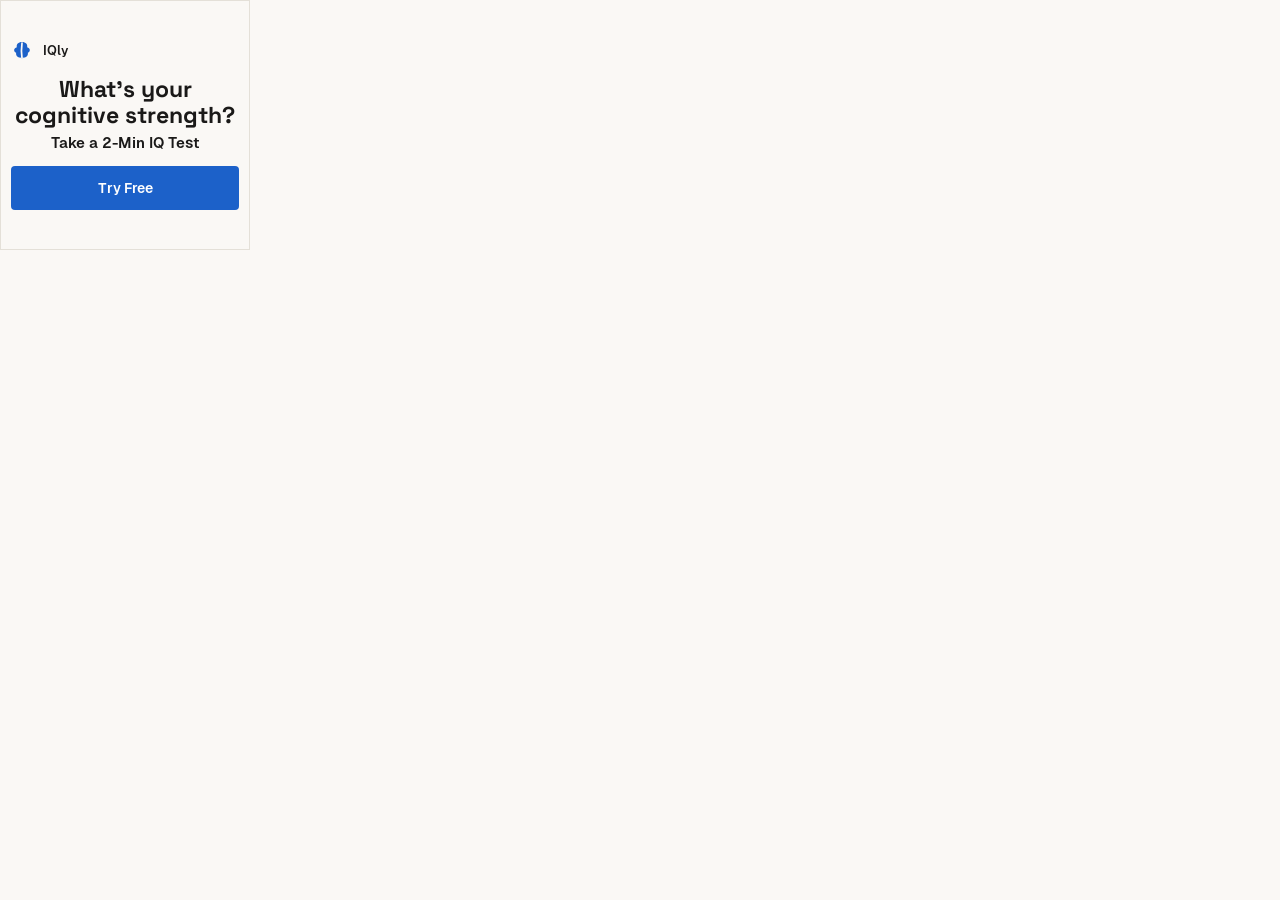
<file: creatives/creative-250x250.html>
<!DOCTYPE html>
<html lang="en">
<head>
<meta charset="UTF-8">
<title>IQly — Square 250x250</title>
<link rel="stylesheet" href="../styles/tokens.css">
<style>
  /* Creative-only layout. Colors/type/radius come from tokens.css — no
     hardcoded hex values here. Text-only by explicit decision (see
     part3-spec.md's Creative 2 revision note): the first build used a
     svgGrid() pattern question, cut after review because that specific
     question's answer was visually obvious at a glance, closing the
     curiosity gap instead of opening it. Table/table-cell layout, not
     flexbox — see creatives/export.js for why. */
  html, body {
    margin: 0;
    padding: 0;
    width: 250px;
    height: 250px;
    overflow: hidden;
    font-family: var(--font-family);
    background: var(--color-bg);
  }

  .wrap {
    display: table;
    box-sizing: border-box;
    width: 250px;
    height: 250px;
    border: 1px solid var(--color-border);
  }
  .content {
    display: table-cell;
    vertical-align: middle;
    box-sizing: border-box;
    width: 250px;
    padding: 16px 10px;
    text-align: center;
  }

  .header {
    display: table;
    width: 100%;
    margin: 0 auto 14px;
  }
  .header .mark {
    display: table-cell;
    width: 26px;
    vertical-align: middle;
  }
  .header .mark svg { width: 22px; height: 22px; display: block; }
  .header .wordmark {
    display: table-cell;
    vertical-align: middle;
    padding-left: 6px;
    font-size: 13px;
    font-weight: var(--font-weight-bold);
    color: var(--color-text);
    text-align: left;
  }

  /* Self-insight framing, reusing copy.partialResult.standoutLabel's
     language ("Your Standout Strength") rather than inventing new product
     language for the ad alone — same claim, same wording, ad and product
     in sync. This is the curiosity hook: the answer isn't knowable by
     looking at the ad, unlike the pattern-question build it replaced. */
  .headline {
    margin: 0 0 6px;
    font-family: var(--font-heading);
    font-size: 23px;
    font-weight: var(--font-weight-bold);
    line-height: 1.15;
    color: var(--color-text);
  }

  /* Matches the entry screen's existing claim exactly — no shorter/
     different time signal than the app itself delivers. Bold + full-
     contrast text (not muted gray) so it actually anchors the "IQ Test"
     keyword match instead of reading as fine print (docs/creative-fixes.md
     item 1). */
  .subline {
    margin: 0 0 14px;
    font-size: 15px;
    font-weight: var(--font-weight-bold);
    line-height: 1.2;
    color: var(--color-text);
  }

  /* CTA promises the self-insight hook specifically, not a generic
     "Start" — the first build's mismatch was here (promising "find out"
     after the pattern answer was already visible). */
  .cta {
    display: block;
    box-sizing: border-box;
    width: 100%;
    text-align: center;
    background: var(--color-primary);
    color: var(--color-primary-contrast);
    font-family: var(--font-family);
    font-size: 14px;
    font-weight: var(--font-weight-bold);
    line-height: 44px;
    height: 44px;
    border-radius: var(--radius-sm);
  }
</style>
</head>
<body>
  <a class="wrap" href="../index.html" target="_top" style="text-decoration:none;color:inherit;">
    <div class="content">
      <div class="header">
        <span class="mark">
          <svg viewBox="0 0 64 64" aria-hidden="true">
            <path d="M32 6 C21 6 15 13 17 21 C8 23 6 33 15 37 C13 45 21 53 30 51 C31 56 33 56 34 51 C43 53 51 45 49 37 C58 33 56 23 47 21 C49 13 43 6 32 6 Z" fill="var(--color-primary)"/>
            <path d="M32 9 C30.5 20 30.5 44 32 53" stroke="var(--color-bg)" stroke-width="5" stroke-linecap="round"/>
          </svg>
        </span>
        <span class="wordmark">IQly</span>
      </div>

      <p class="headline">What's your cognitive strength?</p>
      <p class="subline">Take a 2-Min IQ Test</p>

      <span class="cta">Try Free</span>
    </div>
  </a>
</body>
</html>
</file>
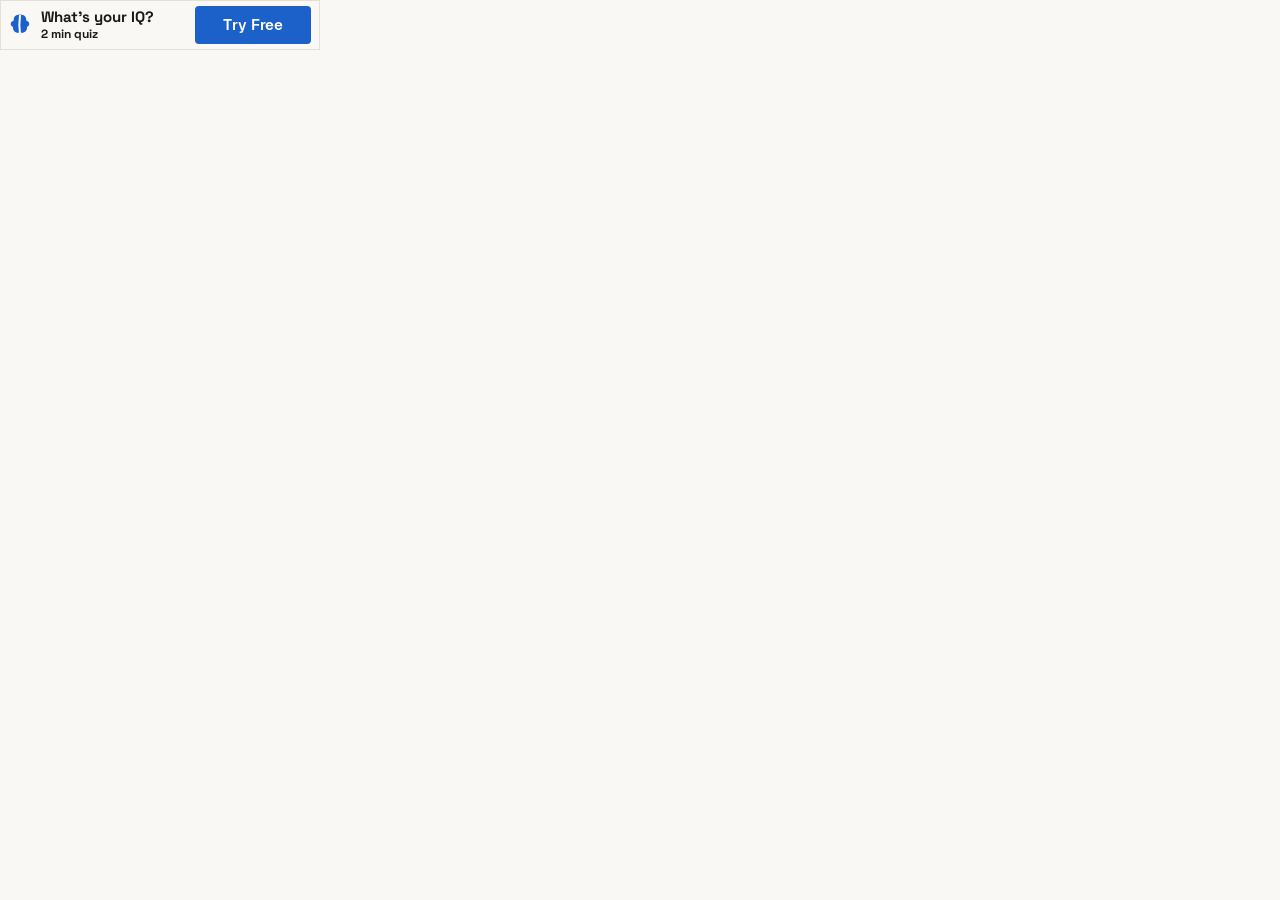
<file: creatives/creative-320x50.html>
<!DOCTYPE html>
<html lang="en">
<head>
<meta charset="UTF-8">
<title>IQly — Banner 320x50</title>
<link rel="stylesheet" href="../styles/tokens.css">
<style>
  /* Creative-only layout. Colors/type/radius all come from tokens.css —
     no hardcoded hex values here, per part3-spec.md's shared build rule. */
  html, body {
    margin: 0;
    padding: 0;
    width: 320px;
    height: 50px;
    overflow: hidden;
    font-family: var(--font-family);
    background: var(--color-bg);
  }

  /* table/table-cell, not flexbox: the export renderer (old Qt WebKit,
     see docs/creatives/export.js) has unreliable flexbox support at this
     size, so this layout leans on box model primitives every WebKit build
     handles the same way. */
  a.banner {
    display: table;
    width: 320px;
    height: 50px;
    box-sizing: border-box;
    background: var(--color-bg);
    border: 1px solid var(--color-border);
    text-decoration: none;
    color: var(--color-text);
    border-collapse: collapse;
  }

  .cell {
    display: table-cell;
    vertical-align: middle;
  }

  /* Shrunk from 40px/28px so the CTA and subline can grow (docs/creative-fixes.md
     item 2), then grown back to 34px/26px — the brain mark reads as a bare
     sliver at 20px next to the full-size marks used everywhere else in the
     flow, and there's still ~166px of claim room at 34px, which the actual
     copy comfortably fits (verified by re-export, not assumed). */
  .mark {
    width: 34px;
    padding-left: 6px;
  }
  .mark svg { width: 26px; height: 26px; display: block; }

  /* Copy budget: mark stands alone (no text wordmark) — the ~166px of
     remaining width goes entirely to the value claim + CTA, per
     part3-spec.md's call to pick one, not fit both at full size.
     "Free" moved off the claim and into the CTA label ("Try Free") —
     it's the strongest lever on CVR, so it belongs in the button people
     tap, not in a muted sub-line next to it. */
  .claim {
    font-family: var(--font-heading);
    font-size: 15px;
    font-weight: var(--font-weight-bold);
    line-height: 1.1;
    color: var(--color-text);
  }
  /* Bumped from 10px muted-gray to 12px bold full-contrast — illegible at
     actual rendered size otherwise (docs/creative-fixes.md item 2). */
  .claim .sub {
    display: block;
    margin-top: 2px;
    font-size: 12px;
    font-weight: var(--font-weight-bold);
    color: var(--color-text);
  }

  /* Widened from 74px so the button reads as a real tap target, not a
     small label with padding around it (docs/creative-fixes.md item 2). */
  .cta-cell {
    width: 116px;
    padding-right: 8px;
    text-align: right;
  }
  /* Styled to read as a button (background, radius, weight) but a
     non-interactive <span>, not an actual <button> — nesting a <button>
     inside the wrapping <a> is invalid HTML (interactive content inside
     interactive content) and rendered inconsistently across engines,
     wkhtmltoimage's WebKit included. Confirmed as a defect in the first
     build; see part3-spec.md's Creative 1 implementation notes. */
  .cta {
    display: inline-block;
    box-sizing: border-box;
    width: 100%;
    text-align: center;
    background: var(--color-primary);
    color: var(--color-primary-contrast);
    font-family: var(--font-family);
    font-size: 15px;
    font-weight: var(--font-weight-bold);
    padding: 0 8px;
    height: 38px;
    line-height: 38px;
    border-radius: var(--radius-sm);
    white-space: nowrap;
  }
</style>
</head>
<body>
  <a class="banner" href="../index.html" target="_top">
    <span class="cell mark">
      <svg viewBox="0 0 64 64" width="26" height="26" aria-hidden="true">
        <path d="M32 6 C21 6 15 13 17 21 C8 23 6 33 15 37 C13 45 21 53 30 51 C31 56 33 56 34 51 C43 53 51 45 49 37 C58 33 56 23 47 21 C49 13 43 6 32 6 Z" fill="var(--color-primary)"/>
        <path d="M32 9 C30.5 20 30.5 44 32 53" stroke="var(--color-bg)" stroke-width="5" stroke-linecap="round"/>
      </svg>
    </span>
    <span class="cell claim">
      What's your IQ?
      <span class="sub">2 min quiz</span>
    </span>
    <span class="cell cta-cell">
      <span class="cta">Try Free</span>
    </span>
  </a>
</body>
</html>
</file>
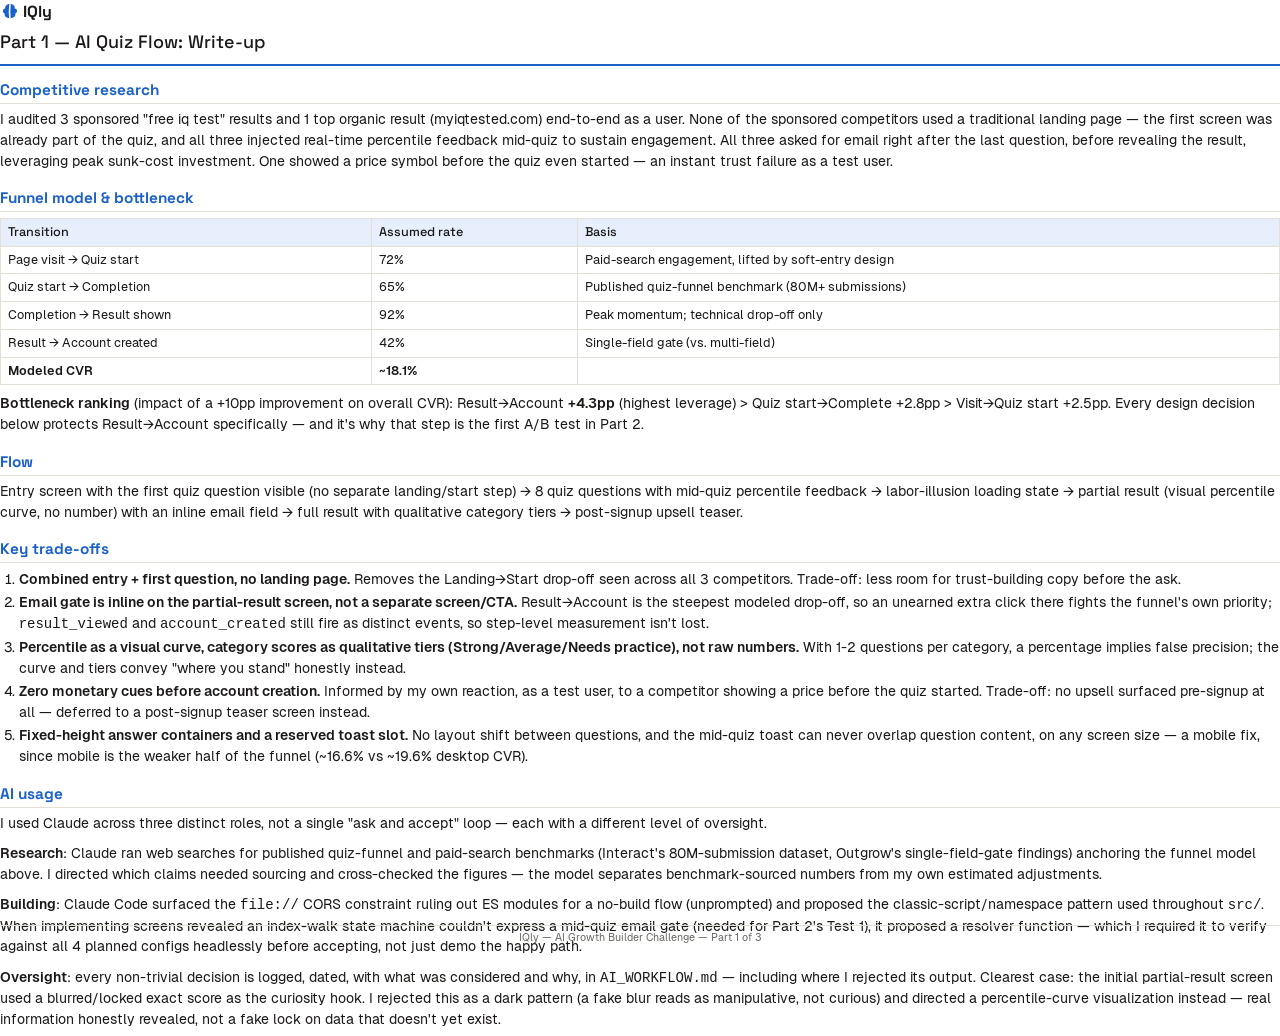
<file: docs/write-ups-pdf/write-up-part1.html>
<!DOCTYPE html>
<html lang="en">
<head>
<meta charset="UTF-8">
<title>IQly — Part 1 Write-up</title>
<link rel="stylesheet" href="../../styles/tokens.css">
<link rel="stylesheet" href="./pdf.css">
</head>
<body>

<header class="doc-header">
  <div class="brand-lockup">
    <div class="icon-cell">
      <svg viewBox="0 0 64 64" aria-hidden="true">
        <path d="M32 6 C21 6 15 13 17 21 C8 23 6 33 15 37 C13 45 21 53 30 51 C31 56 33 56 34 51 C43 53 51 45 49 37 C58 33 56 23 47 21 C49 13 43 6 32 6 Z" class="icon-fill"/>
        <path d="M32 9 C30.5 20 30.5 44 32 53" stroke="#FFFFFF" stroke-width="5" stroke-linecap="round"/>
      </svg>
    </div>
    <div class="word-cell"><span class="wordmark">IQly</span></div>
  </div>
  <div class="doc-title">Part 1 — AI Quiz Flow: Write-up</div>
</header>

<h2>Competitive research</h2>
<p>I audited 3 sponsored "free iq test" results and 1 top organic result (myiqtested.com) end-to-end as a user. None of the sponsored competitors used a traditional landing page — the first screen was already part of the quiz, and all three injected real-time percentile feedback mid-quiz to sustain engagement. All three asked for email right after the last question, before revealing the result, leveraging peak sunk-cost investment. One showed a price symbol before the quiz even started — an instant trust failure as a test user.</p>

<h2>Funnel model &amp; bottleneck</h2>
<table>
  <tr><th>Transition</th><th>Assumed rate</th><th>Basis</th></tr>
  <tr><td>Page visit → Quiz start</td><td>72%</td><td>Paid-search engagement, lifted by soft-entry design</td></tr>
  <tr><td>Quiz start → Completion</td><td>65%</td><td>Published quiz-funnel benchmark (80M+ submissions)</td></tr>
  <tr><td>Completion → Result shown</td><td>92%</td><td>Peak momentum; technical drop-off only</td></tr>
  <tr><td>Result → Account created</td><td>42%</td><td>Single-field gate (vs. multi-field)</td></tr>
  <tr><td><strong>Modeled CVR</strong></td><td><strong>~18.1%</strong></td><td></td></tr>
</table>
<p><strong>Bottleneck ranking</strong> (impact of a +10pp improvement on overall CVR): Result→Account <strong>+4.3pp</strong> (highest leverage) &gt; Quiz start→Complete +2.8pp &gt; Visit→Quiz start +2.5pp. Every design decision below protects Result→Account specifically — and it's why that step is the first A/B test in Part 2.</p>

<h2>Flow</h2>
<p>Entry screen with the first quiz question visible (no separate landing/start step) → 8 quiz questions with mid-quiz percentile feedback → labor-illusion loading state → partial result (visual percentile curve, no number) with an inline email field → full result with qualitative category tiers → post-signup upsell teaser.</p>

<h2>Key trade-offs</h2>
<ol>
  <li><strong>Combined entry + first question, no landing page.</strong> Removes the Landing→Start drop-off seen across all 3 competitors. Trade-off: less room for trust-building copy before the ask.</li>
  <li><strong>Email gate is inline on the partial-result screen, not a separate screen/CTA.</strong> Result→Account is the steepest modeled drop-off, so an unearned extra click there fights the funnel's own priority; <code>result_viewed</code> and <code>account_created</code> still fire as distinct events, so step-level measurement isn't lost.</li>
  <li><strong>Percentile as a visual curve, category scores as qualitative tiers (Strong/Average/Needs practice), not raw numbers.</strong> With 1-2 questions per category, a percentage implies false precision; the curve and tiers convey "where you stand" honestly instead.</li>
  <li><strong>Zero monetary cues before account creation.</strong> Informed by my own reaction, as a test user, to a competitor showing a price before the quiz started. Trade-off: no upsell surfaced pre-signup at all — deferred to a post-signup teaser screen instead.</li>
  <li><strong>Fixed-height answer containers and a reserved toast slot.</strong> No layout shift between questions, and the mid-quiz toast can never overlap question content, on any screen size — a mobile fix, since mobile is the weaker half of the funnel (~16.6% vs ~19.6% desktop CVR).</li>
</ol>

<h2>AI usage</h2>
<p>I used Claude across three distinct roles, not a single "ask and accept" loop — each with a different level of oversight.</p>
<p><strong>Research</strong>: Claude ran web searches for published quiz-funnel and paid-search benchmarks (Interact's 80M-submission dataset, Outgrow's single-field-gate findings) anchoring the funnel model above. I directed which claims needed sourcing and cross-checked the figures — the model separates benchmark-sourced numbers from my own estimated adjustments.</p>
<p><strong>Building</strong>: Claude Code surfaced the <code>file://</code> CORS constraint ruling out ES modules for a no-build flow (unprompted) and proposed the classic-script/namespace pattern used throughout <code>src/</code>. When implementing screens revealed an index-walk state machine couldn't express a mid-quiz email gate (needed for Part 2's Test 1), it proposed a resolver function — which I required it to verify against all 4 planned configs headlessly before accepting, not just demo the happy path.</p>
<p><strong>Oversight</strong>: every non-trivial decision is logged, dated, with what was considered and why, in <code>AI_WORKFLOW.md</code> — including where I rejected its output. Clearest case: the initial partial-result screen used a blurred/locked exact score as the curiosity hook. I rejected this as a dark pattern (a fake blur reads as manipulative, not curious) and directed a percentile-curve visualization instead — real information honestly revealed, not a fake lock on data that doesn't yet exist.</p>

<footer class="doc-footer">IQly — AI Growth Builder Challenge — Part 1 of 3</footer>
</body>
</html>
</file>
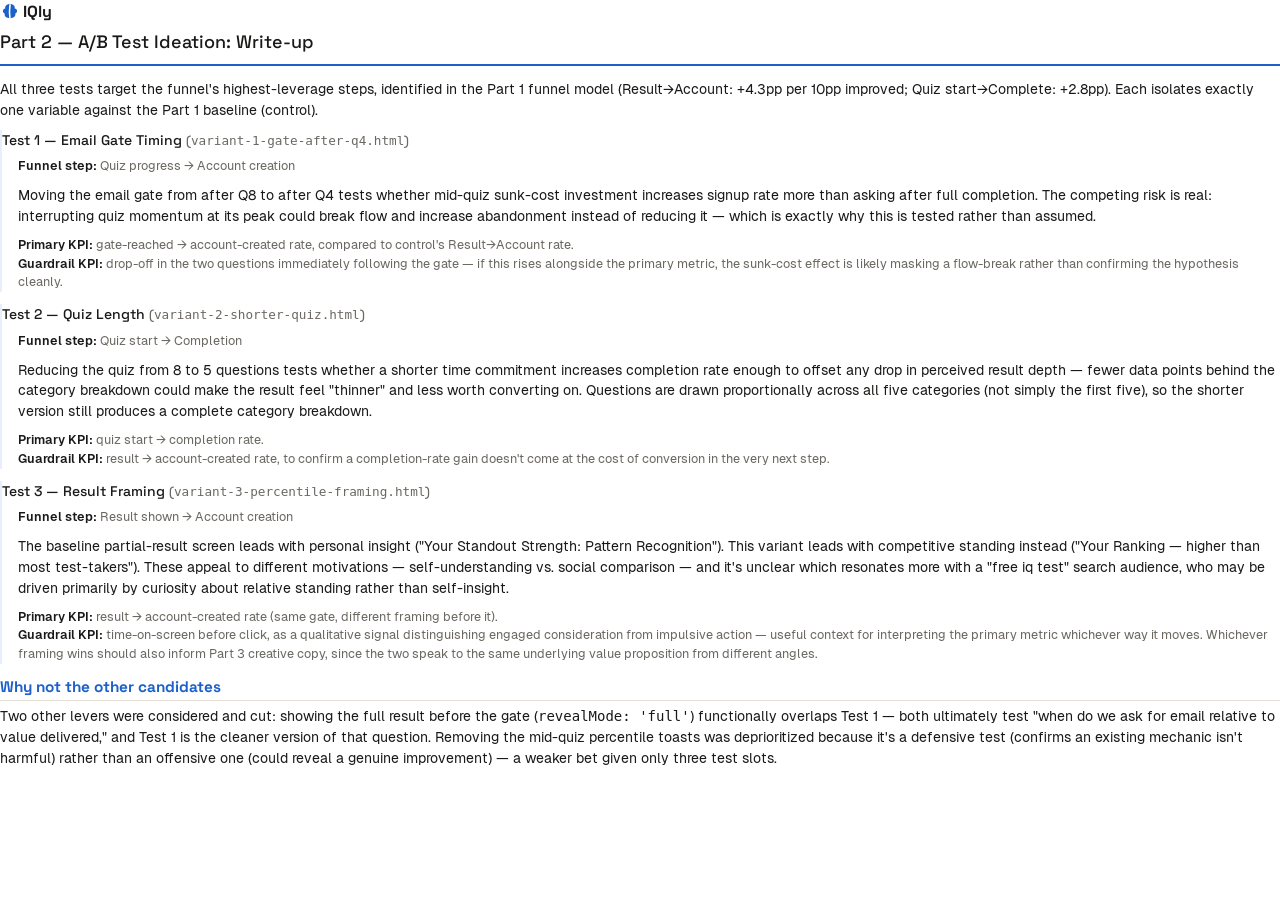
<file: docs/write-ups-pdf/write-up-part2.html>
<!DOCTYPE html>
<html lang="en">
<head>
<meta charset="UTF-8">
<title>IQly — Part 2 Write-up</title>
<link rel="stylesheet" href="../../styles/tokens.css">
<link rel="stylesheet" href="./pdf.css">
</head>
<body>

<header class="doc-header">
  <div class="brand-lockup">
    <div class="icon-cell">
      <svg viewBox="0 0 64 64" aria-hidden="true">
        <path d="M32 6 C21 6 15 13 17 21 C8 23 6 33 15 37 C13 45 21 53 30 51 C31 56 33 56 34 51 C43 53 51 45 49 37 C58 33 56 23 47 21 C49 13 43 6 32 6 Z" class="icon-fill"/>
        <path d="M32 9 C30.5 20 30.5 44 32 53" stroke="#FFFFFF" stroke-width="5" stroke-linecap="round"/>
      </svg>
    </div>
    <div class="word-cell"><span class="wordmark">IQly</span></div>
  </div>
  <div class="doc-title">Part 2 — A/B Test Ideation: Write-up</div>
</header>

<p>All three tests target the funnel's highest-leverage steps, identified in the Part 1 funnel model (Result→Account: +4.3pp per 10pp improved; Quiz start→Complete: +2.8pp). Each isolates exactly one variable against the Part 1 baseline (control).</p>

<div class="test-block">
<h3>Test 1 — Email Gate Timing <span class="kpi-line">(<code>variant-1-gate-after-q4.html</code>)</span></h3>
<p class="kpi-line"><strong>Funnel step:</strong> Quiz progress → Account creation</p>
<p>Moving the email gate from after Q8 to after Q4 tests whether mid-quiz sunk-cost investment increases signup rate more than asking after full completion. The competing risk is real: interrupting quiz momentum at its peak could break flow and increase abandonment instead of reducing it — which is exactly why this is tested rather than assumed.</p>
<p class="kpi-line"><strong>Primary KPI:</strong> gate-reached → account-created rate, compared to control's Result→Account rate.<br><strong>Guardrail KPI:</strong> drop-off in the two questions immediately following the gate — if this rises alongside the primary metric, the sunk-cost effect is likely masking a flow-break rather than confirming the hypothesis cleanly.</p>
</div>

<div class="test-block">
<h3>Test 2 — Quiz Length <span class="kpi-line">(<code>variant-2-shorter-quiz.html</code>)</span></h3>
<p class="kpi-line"><strong>Funnel step:</strong> Quiz start → Completion</p>
<p>Reducing the quiz from 8 to 5 questions tests whether a shorter time commitment increases completion rate enough to offset any drop in perceived result depth — fewer data points behind the category breakdown could make the result feel "thinner" and less worth converting on. Questions are drawn proportionally across all five categories (not simply the first five), so the shorter version still produces a complete category breakdown.</p>
<p class="kpi-line"><strong>Primary KPI:</strong> quiz start → completion rate.<br><strong>Guardrail KPI:</strong> result → account-created rate, to confirm a completion-rate gain doesn't come at the cost of conversion in the very next step.</p>
</div>

<div class="test-block">
<h3>Test 3 — Result Framing <span class="kpi-line">(<code>variant-3-percentile-framing.html</code>)</span></h3>
<p class="kpi-line"><strong>Funnel step:</strong> Result shown → Account creation</p>
<p>The baseline partial-result screen leads with personal insight ("Your Standout Strength: Pattern Recognition"). This variant leads with competitive standing instead ("Your Ranking — higher than most test-takers"). These appeal to different motivations — self-understanding vs. social comparison — and it's unclear which resonates more with a "free iq test" search audience, who may be driven primarily by curiosity about relative standing rather than self-insight.</p>
<p class="kpi-line"><strong>Primary KPI:</strong> result → account-created rate (same gate, different framing before it).<br><strong>Guardrail KPI:</strong> time-on-screen before click, as a qualitative signal distinguishing engaged consideration from impulsive action — useful context for interpreting the primary metric whichever way it moves. Whichever framing wins should also inform Part 3 creative copy, since the two speak to the same underlying value proposition from different angles.</p>
</div>

<h2>Why not the other candidates</h2>
<p>Two other levers were considered and cut: showing the full result before the gate (<code>revealMode: 'full'</code>) functionally overlaps Test 1 — both ultimately test "when do we ask for email relative to value delivered," and Test 1 is the cleaner version of that question. Removing the mid-quiz percentile toasts was deprioritized because it's a defensive test (confirms an existing mechanic isn't harmful) rather than an offensive one (could reveal a genuine improvement) — a weaker bet given only three test slots.</p>

<footer class="doc-footer">IQly — AI Growth Builder Challenge — Part 2 of 3</footer>
</body>
</html>
</file>
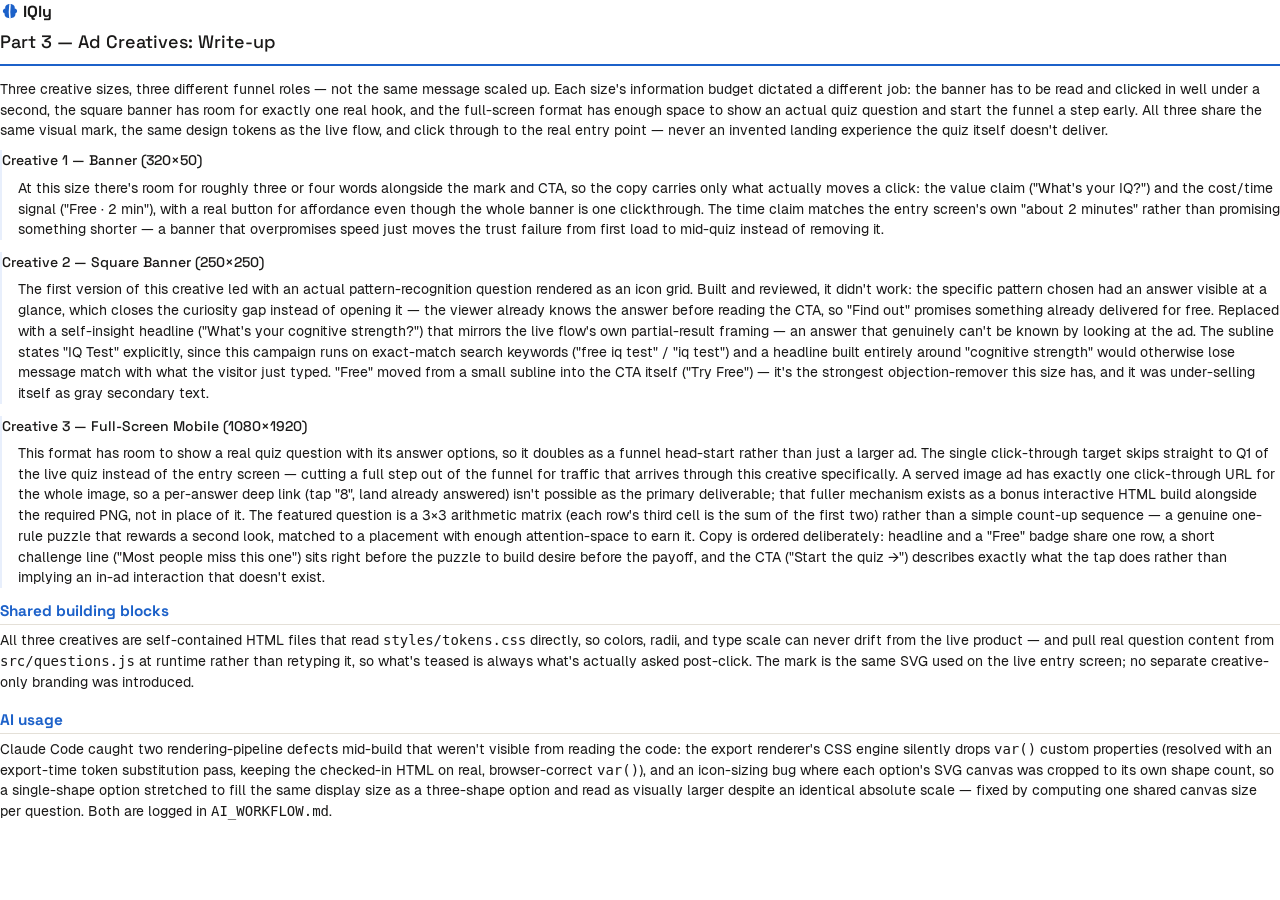
<file: docs/write-ups-pdf/write-up-part3.html>
<!DOCTYPE html>
<html lang="en">
<head>
<meta charset="UTF-8">
<title>IQly — Part 3 Write-up</title>
<link rel="stylesheet" href="../../styles/tokens.css">
<link rel="stylesheet" href="./pdf.css">
</head>
<body>

<header class="doc-header">
  <div class="brand-lockup">
    <div class="icon-cell">
      <svg viewBox="0 0 64 64" aria-hidden="true">
        <path d="M32 6 C21 6 15 13 17 21 C8 23 6 33 15 37 C13 45 21 53 30 51 C31 56 33 56 34 51 C43 53 51 45 49 37 C58 33 56 23 47 21 C49 13 43 6 32 6 Z" class="icon-fill"/>
        <path d="M32 9 C30.5 20 30.5 44 32 53" stroke="#FFFFFF" stroke-width="5" stroke-linecap="round"/>
      </svg>
    </div>
    <div class="word-cell"><span class="wordmark">IQly</span></div>
  </div>
  <div class="doc-title">Part 3 — Ad Creatives: Write-up</div>
</header>

<p>Three creative sizes, three different funnel roles — not the same message scaled up. Each size's information budget dictated a different job: the banner has to be read and clicked in well under a second, the square banner has room for exactly one real hook, and the full-screen format has enough space to show an actual quiz question and start the funnel a step early. All three share the same visual mark, the same design tokens as the live flow, and click through to the real entry point — never an invented landing experience the quiz itself doesn't deliver.</p>

<div class="test-block">
<h3>Creative 1 — Banner (320×50)</h3>
<p>At this size there's room for roughly three or four words alongside the mark and CTA, so the copy carries only what actually moves a click: the value claim ("What's your IQ?") and the cost/time signal ("Free · 2 min"), with a real button for affordance even though the whole banner is one clickthrough. The time claim matches the entry screen's own "about 2 minutes" rather than promising something shorter — a banner that overpromises speed just moves the trust failure from first load to mid-quiz instead of removing it.</p>
</div>

<div class="test-block">
<h3>Creative 2 — Square Banner (250×250)</h3>
<p>The first version of this creative led with an actual pattern-recognition question rendered as an icon grid. Built and reviewed, it didn't work: the specific pattern chosen had an answer visible at a glance, which closes the curiosity gap instead of opening it — the viewer already knows the answer before reading the CTA, so "Find out" promises something already delivered for free. Replaced with a self-insight headline ("What's your cognitive strength?") that mirrors the live flow's own partial-result framing — an answer that genuinely can't be known by looking at the ad. The subline states "IQ Test" explicitly, since this campaign runs on exact-match search keywords ("free iq test" / "iq test") and a headline built entirely around "cognitive strength" would otherwise lose message match with what the visitor just typed. "Free" moved from a small subline into the CTA itself ("Try Free") — it's the strongest objection-remover this size has, and it was under-selling itself as gray secondary text.</p>
</div>

<div class="test-block">
<h3>Creative 3 — Full-Screen Mobile (1080×1920)</h3>
<p>This format has room to show a real quiz question with its answer options, so it doubles as a funnel head-start rather than just a larger ad. The single click-through target skips straight to Q1 of the live quiz instead of the entry screen — cutting a full step out of the funnel for traffic that arrives through this creative specifically. A served image ad has exactly one click-through URL for the whole image, so a per-answer deep link (tap "8", land already answered) isn't possible as the primary deliverable; that fuller mechanism exists as a bonus interactive HTML build alongside the required PNG, not in place of it. The featured question is a 3×3 arithmetic matrix (each row's third cell is the sum of the first two) rather than a simple count-up sequence — a genuine one-rule puzzle that rewards a second look, matched to a placement with enough attention-space to earn it. Copy is ordered deliberately: headline and a "Free" badge share one row, a short challenge line ("Most people miss this one") sits right before the puzzle to build desire before the payoff, and the CTA ("Start the quiz →") describes exactly what the tap does rather than implying an in-ad interaction that doesn't exist.</p>
</div>

<h2>Shared building blocks</h2>
<p>All three creatives are self-contained HTML files that read <code>styles/tokens.css</code> directly, so colors, radii, and type scale can never drift from the live product — and pull real question content from <code>src/questions.js</code> at runtime rather than retyping it, so what's teased is always what's actually asked post-click. The mark is the same SVG used on the live entry screen; no separate creative-only branding was introduced.</p>

<h2>AI usage</h2>
<p>Claude Code caught two rendering-pipeline defects mid-build that weren't visible from reading the code: the export renderer's CSS engine silently drops <code>var()</code> custom properties (resolved with an export-time token substitution pass, keeping the checked-in HTML on real, browser-correct <code>var()</code>), and an icon-sizing bug where each option's SVG canvas was cropped to its own shape count, so a single-shape option stretched to fill the same display size as a three-shape option and read as visually larger despite an identical absolute scale — fixed by computing one shared canvas size per question. Both are logged in <code>AI_WORKFLOW.md</code>.</p>

<footer class="doc-footer">IQly — AI Growth Builder Challenge — Part 3 of 3</footer>
</body>
</html>
</file>
<file: styles/tokens.css>
/*
  tokens.css — the ONLY place colors, spacing, and typography are defined.
  base.css and components.css must reference these custom properties, never
  hardcode a value. This is what lets a Part 2 variant restyle a single element
  (e.g. CTA color for an urgency test) without touching layout files.

  Branding pass (2026-09-25): navy accent + Space Grotesk/Geist Sans, merged
  from a proposed tokens.css rather than replacing this file wholesale — see
  docs/AI_WORKFLOW.md for what changed and why. Fonts embedded locally as
  woff2 under ./fonts/ (no CDN — required for offline file:// use and for the
  wkhtmltoimage export pipeline, see creatives/export.js).
*/

/* woff2 first for every real browser; a woff fallback per weight covers
   creatives/export.js's wkhtmltoimage renderer, whose Qt WebKit predates
   woff2 support entirely (same class of "old renderer, modern format"
   gap as its lack of var() support — see that file's header comment). */
@font-face {
  font-family: 'Space Grotesk';
  src: url('./fonts/SpaceGrotesk-Bold.woff2') format('woff2'),
       url('./fonts/SpaceGrotesk-Bold.woff') format('woff');
  font-weight: 700;
  font-display: swap;
}
@font-face {
  font-family: 'Space Grotesk';
  src: url('./fonts/SpaceGrotesk-Medium.woff2') format('woff2'),
       url('./fonts/SpaceGrotesk-Medium.woff') format('woff');
  font-weight: 500;
  font-display: swap;
}
@font-face {
  font-family: 'Geist Sans';
  src: url('./fonts/Geist-Regular.woff2') format('woff2'),
       url('./fonts/Geist-Regular.woff') format('woff');
  font-weight: 400;
  font-display: swap;
}
@font-face {
  font-family: 'Geist Sans';
  src: url('./fonts/Geist-Medium.woff2') format('woff2'),
       url('./fonts/Geist-Medium.woff') format('woff');
  font-weight: 500;
  font-display: swap;
}
@font-face {
  font-family: 'Geist Sans';
  src: url('./fonts/Geist-SemiBold.woff2') format('woff2'),
       url('./fonts/Geist-SemiBold.woff') format('woff');
  font-weight: 600;
  font-display: swap;
}

:root {
  /* Color — navy accent, warm neutrals (see docs/AI_WORKFLOW.md: replaces
     the earlier cool-blue/pure-white palette). No monetary/price cues
     (write-up.md: early $ signage was an observed trust-signal failure). */
  --color-bg: #FAF8F5;
  --color-surface: #FFFFFF;
  --color-text: #1A1918;
  --color-text-muted: #6B6862;
  --color-primary: #1C61C9;
  --color-primary-hover: #17509E;
  --color-primary-soft: #E8EFFC;
  --color-primary-contrast: #ffffff;
  --color-success: #1E7A4C;
  --color-success-bg: #E7F3EC;
  --color-border: #E4E0D8;

  /* Dashboard verdict tags (docs/dashboard.md) — danger/warning added
     alongside the existing success pair, same naming + contrast approach
     (dark text-safe hue on a light tint background). */
  --color-danger: #B3261E;
  --color-danger-bg: #FBEAE9;
  --color-warning: #8A5A00;
  --color-warning-bg: #FCF0D9;

  /* Progress bar / toast — kept as their own tokens (not in the proposal)
     but re-pointed at the new palette rather than dropped, since
     components.css references them directly. */
  --color-progress-track: var(--color-border);
  --color-progress-fill: var(--color-primary);
  --color-toast-bg: var(--color-success);
  --color-toast-text: var(--color-success-bg);

  /* Spacing scale — 4px base unit */
  --space-1: 4px;
  --space-2: 8px;
  --space-3: 12px;
  --space-4: 16px;
  --space-5: 24px;
  --space-6: 32px;
  --space-7: 48px;
  --space-8: 64px;

  /* Typography */
  --font-heading: 'Space Grotesk', -apple-system, BlinkMacSystemFont, sans-serif;
  --font-family: 'Geist Sans', -apple-system, BlinkMacSystemFont, "Segoe UI", Roboto, Helvetica, Arial, sans-serif;
  --font-size-sm: 0.875rem;
  --font-size-base: 1rem;
  --font-size-lg: 1.25rem;
  --font-size-xl: 1.75rem;
  --font-size-xxl: 2.25rem;
  --line-height-base: 1.5;
  --line-height-tight: 1.2;
  --font-weight-regular: 400;
  --font-weight-medium: 500;
  --font-weight-bold: 700;

  /* Shape — tighter radii per the branding pass (was 8/14px + a pill
     token); --radius-pill is kept since components.css relies on it for
     buttons/chips/progress tracks, which the proposal didn't cover. */
  --radius-sm: 4px;
  --radius-md: 6px;
  --radius-lg: 10px;
  --radius-pill: 999px;

  /* Motion */
  --duration-fast: 150ms;
  --duration-base: 300ms;
  --duration-toast: 3000ms; /* mirrors CONFIG.feedback.autoDismissMs default */

  /* Elevation */
  --shadow-sm: 0 1px 2px rgba(26, 25, 24, 0.06);
  --shadow-md: 0 2px 6px rgba(26, 25, 24, 0.08);
  --shadow-card: var(--shadow-md);

  /* Layout */
  --content-max-width: 480px; /* mobile-first: single reading column even on desktop */
  --tap-target-min: 44px;
}
</file>
<file: styles/base.css>
/*
  base.css — reset + mobile-first element defaults.
  Authored at phone width first; widened only via min-width media queries,
  per CLAUDE.md. Never a desktop layout scaled down.
*/

*, *::before, *::after {
  box-sizing: border-box;
}

html, body {
  margin: 0;
  padding: 0;
}

body {
  font-family: var(--font-family);
  font-size: var(--font-size-base);
  line-height: var(--line-height-base);
  color: var(--color-text);
  background: var(--color-bg);
  -webkit-font-smoothing: antialiased;
  min-height: 100vh;
  min-height: 100dvh; /* avoids mobile browser chrome jump on quiz screens */
}

h1, h2, h3, p {
  margin: 0;
  line-height: var(--line-height-tight);
}

/* Headings carry the branded display face (Space Grotesk); body/UI text
   stays on var(--font-family) from body. */
h1, h2, h3 {
  font-family: var(--font-heading);
  font-weight: var(--font-weight-bold);
}

h1 {
  font-size: var(--font-size-xl);
}

h2 {
  font-size: var(--font-size-lg);
}

h3 {
  font-size: var(--font-size-base);
}

button {
  font-family: inherit;
  font-size: inherit;
  cursor: pointer;
}

input {
  font-family: inherit;
  font-size: inherit;
}

#app {
  width: 100%;
  min-height: 100vh;
  min-height: 100dvh;
  display: flex;
  flex-direction: column;
}

/* Desktop: the flow stays a single centered column rather than stretching
   wide — a quiz reads like a quiz, not a dashboard, on any screen size.
   The surrounding space is deliberately styled (a tinted page background
   behind a shadowed card), not left as unstyled empty white — otherwise a
   narrow centered column on a wide viewport just looks like a rendering
   bug rather than an intentional layout. */
@media (min-width: 768px) {
  body {
    background: var(--color-surface);
  }

  #app {
    max-width: var(--content-max-width);
    min-height: auto;
    margin: var(--space-7) auto;
    background: var(--color-bg);
    border-radius: var(--radius-md);
    box-shadow: var(--shadow-card);
    overflow: hidden;
  }
}
</file>
<file: styles/components.css>
/*
  components.css — reusable UI primitives: buttons, cards, progress bar,
  toast, form field. Screen-specific one-off layout lives in screens.js
  inline via classes defined here, not new ad-hoc styles per screen.
*/

.screen {
  flex: 1;
  display: flex;
  flex-direction: column;
  padding: var(--space-5) var(--space-4);
  gap: var(--space-5);
}

.btn {
  display: inline-flex;
  align-items: center;
  justify-content: center;
  min-height: var(--tap-target-min);
  padding: var(--space-3) var(--space-5);
  border: none;
  border-radius: var(--radius-pill);
  font-weight: var(--font-weight-medium);
  transition: background var(--duration-fast) ease;
}

.btn-primary {
  background: var(--color-primary);
  color: var(--color-primary-contrast);
  width: 100%;
}

.btn-primary:hover {
  background: var(--color-primary-hover);
}

.btn-secondary {
  background: var(--color-surface);
  color: var(--color-text);
  border: 1px solid var(--color-border);
  width: 100%;
}

.btn-secondary:hover {
  background: var(--color-border);
}

/* Accent button — the fullResult -> upsell entry point. A real, visually
   distinct CTA (not a bare text link), but an outlined one: solid
   .btn-primary stays reserved for the core flow's own actions (quiz,
   email gate), so this reads as "a genuine offer" without competing with
   or outranking the actions that actually complete the funnel. */
.btn-accent {
  background: var(--color-bg);
  color: var(--color-primary);
  border: 2px solid var(--color-primary);
  width: 100%;
}

.btn-accent:hover {
  background: var(--color-surface);
}

.btn.is-disabled,
.btn:disabled {
  opacity: 0.6;
  cursor: default;
}

/* Answer/option buttons — stacked full-width on mobile so every option is
   a full-height tap target; text left-aligned since these read like quiz
   choices, not centered CTAs. */
.option-list {
  display: flex;
  flex-direction: column;
  gap: var(--space-3);
}

.btn-option {
  justify-content: flex-start;
  text-align: left;
  width: 100%;
  background: var(--color-surface);
  color: var(--color-text);
  border: 1px solid var(--color-border);
  padding: var(--space-4);
}

.btn-option:hover {
  border-color: var(--color-primary);
}

.btn-option:active {
  background: var(--color-border);
}

.option-label {
  flex: 1 1 auto;
}

/* Pattern/spatial options with an optionShapes entry (questions.js) — a
   2x2 icon grid instead of the text options' single column. One rule set,
   one proportion (icon = 44% of its cell, always — see .option-icon-wrap
   below) — the icon/button sizing here used to be two independent pixel
   numbers hand-tuned against each other; this is the rewrite that removes
   that class of bug instead of re-tuning it again. */
.option-grid {
  display: grid;
  grid-template-columns: 1fr 1fr;
  /* A definite height (not max-height) split across 2 fr rows, not
     aspect-ratio, is what actually caps total footprint. max-height
     alone doesn't shrink aspect-ratio:1/1 cells — their height is driven
     by column width regardless of a max-height on the parent, so at
     narrow widths a wide-enough column still produces cells taller than
     the cap, overflowing past it (confirmed at all 3 verification widths:
     360/390/480 all overflowed the viewport, not just clipped vertically).
     grid-template-rows: 1fr 1fr against a real height guarantees both
     rows fit, full stop — cells come out rectangular rather than
     perfectly square, a deliberate trade for "never scrolls, ever". */
  grid-template-rows: 1fr 1fr;
  /* 42vh (the initially-tried value) left the quiz screen 18px taller
     than the viewport at 360x640 specifically — verified with Puppeteer
     (document.documentElement.scrollHeight vs clientHeight), not just
     eyeballed. 36vh closes that with margin at all 3 verification
     widths, confirmed the same way. */
  height: clamp(160px, 36vh, 300px);
  gap: var(--space-3);
}

.btn-option-grid {
  /* Grid items default to min-width: auto, which lets a cell's own
     content (the option label's text) force its track wider than its
     1fr share — confirmed as a real horizontal-overflow bug at all 3
     verification widths (360/390/480), not just a theoretical one. This
     overrides that default so the fixed 2-column split actually holds. */
  min-width: 0;
  /* The icon-wrap's 55% width was resolving correctly against this card's
     own content-box (confirmed via getBoundingClientRect — not a sizing
     bug), but the card itself was stretching to its full 1fr grid-track
     width regardless, so "55% of a big card" still read as a small icon
     lost in a big mostly-empty card. Capping the card's own width is what
     actually makes the icon the dominant visual element — justify-self
     centers the now-narrower card within its still-full-width track. */
  max-width: 180px;
  justify-self: center;
  display: flex;
  flex-direction: column;
  align-items: center;
  justify-content: center;
  gap: var(--space-2);
  padding: var(--space-3);
  min-height: var(--tap-target-min);
  border-radius: var(--radius-md);
}

/* The single proportion rule: the icon is always 55% of its own cell's
   (now width-capped) content box, both scaling together. Never set an
   icon pixel size and a cell pixel size as two separate decisions. */
.btn-option-grid .option-icon-wrap {
  width: 55%;
  aspect-ratio: 1 / 1;
}

.option-icon {
  width: 100%;
  height: 100%;
  display: block;
  /* Without explicit width/height attributes on the <svg> (deliberate —
     see questions.js's optionIcon()), a browser can't resolve width:100%
     for min-content purposes and falls back to the default replaced-
     element intrinsic size (300x150) when computing how wide this forces
     its ancestors to be — confirmed as the actual root cause of the grid
     overflow at all 3 verification widths, not the grid-track math itself.
     optionIcon()'s viewBox is always square (canvasSize x canvasSize), so
     this ratio is always correct and lets 100%/100% resolve properly
     instead of contributing a phantom 300px-wide min-content. */
  aspect-ratio: 1 / 1;
}

.btn-option-grid .option-label {
  font-size: var(--font-size-sm);
  text-align: center;
}

.card {
  background: var(--color-surface);
  border: 1px solid var(--color-border);
  border-radius: var(--radius-md);
  padding: var(--space-5);
}

/* Progress bar — endowed progress effect starts pre-filled
   (see CONFIG.progress.initialPercent). */
.progress-track {
  width: 100%;
  height: var(--space-2);
  background: var(--color-progress-track);
  border-radius: var(--radius-pill);
  overflow: hidden;
}

.progress-fill {
  height: 100%;
  background: var(--color-progress-fill);
  border-radius: var(--radius-pill);
  transition: width var(--duration-base) ease;
}

/* Toast — non-blocking mid-quiz feedback. Slides in above the question,
   never overlays answer options (write-up.md: competitor pattern). Success
   green (not the earlier black) plus a fade + slight slide, matching the
   fade/translateY convention already used by .toast-slot-text below. */
.toast {
  position: fixed;
  top: var(--space-4);
  left: 50%;
  opacity: 0;
  transform: translate(-50%, -150%);
  background: var(--color-toast-bg);
  color: var(--color-toast-text);
  padding: var(--space-3) var(--space-5);
  border-radius: var(--radius-pill);
  font-size: var(--font-size-sm);
  transition: transform var(--duration-base) ease, opacity var(--duration-base) ease;
  z-index: 10;
}

.toast.is-visible {
  opacity: 1;
  transform: translate(-50%, 0);
}

.field {
  display: flex;
  flex-direction: column;
  gap: var(--space-2);
}

.field input {
  min-height: var(--tap-target-min);
  padding: var(--space-3) var(--space-4);
  border: 1px solid var(--color-border);
  border-radius: var(--radius-sm);
  /* --color-surface (white), not --color-bg (the page's own off-white) —
     the field needs to read as a distinct control against the page, not
     blend into it. */
  background: var(--color-surface);
  color: var(--color-text);
}

.field-error {
  color: #c0392b;
  font-size: var(--font-size-sm);
}

.text-muted {
  color: var(--color-text-muted);
}

.trust-cue {
  font-size: var(--font-size-sm);
}

/* Entry hero — the whole point is that this reads as a landing moment,
   not "question 1 of 8": centered, more air, a larger headline than any
   quiz question ever gets. */
.entry-hero {
  display: flex;
  flex-direction: column;
  align-items: center;
  text-align: center;
  gap: var(--space-3);
  padding-top: var(--space-4);
}

.entry-hero h1 {
  font-size: var(--font-size-xxl);
}

/* Hero-sized brand lockup modifier (see .brand-row below) — bigger gap
   and wordmark to match the 48px icon size the entry screen passes in. */
.brand-row-hero {
  gap: var(--space-2);
  margin-bottom: var(--space-1);
}

.brand-row-hero .brand-wordmark {
  font-size: var(--font-size-xxl);
}

.entry-question-card {
  display: flex;
  flex-direction: column;
  gap: var(--space-4);
}

.entry-question-card .question-prompt {
  text-align: center;
}

/* Quiz screen */

/* Mid-quiz percentile feedback — a dedicated, always-present slot rather
   than a floating overlay, so it can never cover the question or answer
   options below it. Height is reserved constantly; only the pill inside
   fades/slides in and out, so nothing else in the layout ever shifts. */
.toast-slot {
  min-height: 40px;
  display: flex;
  align-items: center;
  justify-content: center;
  /* .screen's gap (--space-5, 24px) applies above AND below this slot,
     stacking with its own 40px height into 88px of dead air between the
     progress bar and the quiz-header (measured via Puppeteer, not
     eyeballed: 24+40+24 exactly). The 40px slot itself is load-bearing
     (mid-quiz toast feature) and stays; these negative margins claw back
     16px of the surrounding gap on each side, shrinking it to 8px without
     touching .screen's shared gap value (which every other screen also
     uses and shouldn't change). */
  margin: -16px 0;
}

.toast-slot-text {
  opacity: 0;
  transform: translateY(-6px);
  transition: opacity var(--duration-base) ease, transform var(--duration-base) ease;
  background: var(--color-toast-bg);
  color: var(--color-toast-text);
  padding: var(--space-2) var(--space-4);
  border-radius: var(--radius-pill);
  font-size: var(--font-size-sm);
}

.toast-slot-text.is-visible {
  opacity: 1;
  transform: translateY(0);
}

.quiz-header {
  display: flex;
  align-items: center;
  justify-content: space-between;
}

/* Brand mark lockup — icon + wordmark as one tight unit (small gap,
   centered baseline) instead of two unrelated elements. Shared by every
   screen (screens.js's brandMark()): centered/large on the entry hero
   (.brand-row-hero above), top-left/small everywhere from the quiz
   screen onward, above the progress bar and everything else — never
   sharing a line with "Question X of Y" or a screen's own heading. */
.brand-row {
  display: flex;
  align-items: center;
  gap: var(--space-1);
}

.brand-logo {
  flex-shrink: 0;
}

.brand-wordmark {
  font-family: var(--font-heading);
  font-size: var(--font-size-lg);
  font-weight: var(--font-weight-bold);
  color: var(--color-text);
  line-height: 1;
}

/* Reserves consistent vertical space regardless of prompt length or
   whether this question has a visual, so the option buttons below never
   shift position between questions (see screens.js quiz()). */
.question-content {
  min-height: 168px;
  display: flex;
  flex-direction: column;
  justify-content: center;
  gap: var(--space-4);
}

.question-prompt {
  font-size: var(--font-size-lg);
  font-weight: var(--font-weight-medium);
  line-height: var(--line-height-tight);
}

/* Sequence prompts ("2, 4, 6, 8, __"): keep the number list + blank on one
   line regardless of prompt length or viewport width (docs/fixes.md Tier
   1 — this used to wrap mid-sequence), and give the blank a visibly
   distinct chip instead of plain "__" text. */
.sequence-line {
  display: inline-block;
  white-space: nowrap;
}

.sequence-blank {
  display: inline-flex;
  align-items: center;
  justify-content: center;
  min-width: 1.6em;
  height: 1.6em;
  padding: 0 var(--space-1);
  background: var(--color-primary);
  color: var(--color-primary-contrast);
  border-radius: var(--radius-sm);
  font-weight: var(--font-weight-bold);
  vertical-align: middle;
}

.question-visual {
  display: flex;
  justify-content: center;
}

.streak-chip {
  font-size: var(--font-size-sm);
  font-weight: var(--font-weight-medium);
  background: var(--color-surface);
  border-radius: var(--radius-pill);
  padding: var(--space-1) var(--space-3);
}

/* Analyzing / labor-illusion screen */
.screen-analyzing {
  align-items: center;
  justify-content: center;
  text-align: center;
}

.spinner {
  width: 40px;
  height: 40px;
  border: 3px solid var(--color-border);
  border-top-color: var(--color-primary);
  border-radius: 50%;
  animation: iqly-spin 800ms linear infinite;
}

@keyframes iqly-spin {
  to { transform: rotate(360deg); }
}

.analyzing-steps {
  list-style: none;
  margin: 0;
  padding: 0;
  display: flex;
  flex-direction: column;
  gap: var(--space-2);
}

.analyzing-step {
  color: var(--color-text-muted);
  transition: color var(--duration-base) ease;
}

.analyzing-step.is-active {
  color: var(--color-text);
  font-weight: var(--font-weight-medium);
}

/* Post-email processing screen — same spinner-centered layout as
   .screen-analyzing, brief single-message variant (docs/fixes.md item 3). */
.screen-processing-result {
  align-items: center;
  justify-content: center;
  text-align: center;
}

.processing-message {
  color: var(--color-text-muted);
}

/* Partial result — curiosity gap: score obscured, standout strength
   dominant, trust badge sits directly above the CTA (write-up.md: not at
   the top, not only at the end). */
.standout-card {
  text-align: center;
}

.standout-card h2 {
  font-size: var(--font-size-xl);
  margin-top: var(--space-2);
  text-transform: capitalize;
}

/* Percentile teaser — a bell curve with a single "you are here" marker
   (screens.js percentileCurve()), no exact number anywhere on this
   screen. The SVG is intrinsically responsive (viewBox + width:100%), so
   it scales correctly down to ~360px without clipping. */
.percentile-teaser {
  display: flex;
  flex-direction: column;
  align-items: center;
  gap: var(--space-2);
  padding: var(--space-4);
  border: 1px dashed var(--color-border);
  border-radius: var(--radius-md);
}

.percentile-curve {
  width: 100%;
  max-width: 320px;
}

.trust-badge {
  font-size: var(--font-size-sm);
  text-align: center;
}

/* Standalone email gate (mid-quiz Test 1, or full-reveal-before-result) —
   no score/curve exists yet, so the content block is vertically centered
   instead of anchored at the top with dead space below it. */
.screen-email-gate {
  justify-content: center;
}

.gate-content {
  display: flex;
  flex-direction: column;
  gap: var(--space-4);
}

.gate-momentum {
  display: flex;
  flex-direction: column;
  gap: var(--space-2);
  text-align: center;
}

/* Inline email capture on partialResult — visually separated from the
   result teaser above it since it's a distinct ask, but on the same
   screen: no intermediate click on the funnel's steepest drop-off. */
.inline-gate {
  display: flex;
  flex-direction: column;
  gap: var(--space-3);
  padding-top: var(--space-5);
  border-top: 1px solid var(--color-border);
}

/* Category breakdown — shared by partial and full result screens */
.category-list {
  display: flex;
  flex-direction: column;
  gap: var(--space-3);
}

.category-row {
  display: grid;
  grid-template-columns: 80px 1fr auto;
  align-items: center;
  gap: var(--space-3);
}

.category-name {
  font-size: var(--font-size-sm);
  text-transform: capitalize;
}

.category-bar-track {
  height: var(--space-2);
  background: var(--color-progress-track);
  border-radius: var(--radius-pill);
  overflow: hidden;
}

.category-bar-fill {
  height: 100%;
  background: var(--color-primary);
  border-radius: var(--radius-pill);
}

.category-tier {
  font-size: var(--font-size-sm);
  min-width: 96px;
  text-align: right;
  white-space: nowrap;
}

/* Locked category report — fullResult only, post-signup teaser for the
   real per-category right/wrong counts (docs/fixes.md item 4). The pill
   row is a single line, never wrapping — a second/third line would mean
   an opened panel elsewhere pushes later pills around, which is exactly
   the layout-jump bug this structure avoids. Exactly one
   .category-report-panel exists, positioned once below the row —
   render.js swaps its content, it never moves or duplicates. */
.category-report {
  display: flex;
  flex-direction: column;
  gap: var(--space-3);
}

.category-report-label {
  font-size: var(--font-size-sm);
}

.category-report-pill-row {
  display: flex;
  flex-wrap: nowrap;
  gap: var(--space-1);
  overflow-x: auto;
  padding-bottom: var(--space-1); /* room for a focus/scroll ring, not clipped by the mask */
  -webkit-mask-image: linear-gradient(to right, black calc(100% - 24px), transparent 100%);
  mask-image: linear-gradient(to right, black calc(100% - 24px), transparent 100%);
  /* All 5 pills fit on one line without scrolling once the content column
     has ~394px+ available (real viewport >=~426px, and always on desktop
     since #app caps at 480px regardless of window size — see the pill
     sizing comment below). 375px/360px still overflow by a few px even
     at this size and fall back to this scroll, with the browser's own
     scrollbar hidden so it doesn't read as leftover chrome (the fade mask
     above is the only visible scroll affordance). */
  scrollbar-width: none; /* Firefox */
  -ms-overflow-style: none; /* legacy Edge/IE */
}

.category-report-pill-row::-webkit-scrollbar {
  display: none; /* WebKit/Chromium */
}

/* Sizing is tightened unconditionally, not behind a viewport media query:
   #app is capped at --content-max-width (480px, tokens.css) regardless of
   window size, so the pill row's available width never exceeds ~448px
   even on desktop — a `max-width` breakpoint gated on window width alone
   left this oversized at desktop widths where the rendered column is
   still narrow (confirmed by measuring rowScrollWidth vs the real
   available width in-browser: the wider padding/font overflowed the
   448px column at any window width once tested past what a media query
   alone would catch). Measured result at these sizes: all 5 pills
   (Pattern/Logic/Spatial/Memory/Sequence) fit on one line without
   scrolling from ~394px of available content width upward — i.e.
   >=426px real viewport width, and always on desktop since the column
   caps out at 448px. Below that (390px and narrower, incl. 375px) the
   row still overflows by a few px even at this size and falls back to
   the horizontal scroll above; shrinking the font further to force a fit
   at 375px was rejected — 12px is already close to the practical
   legibility floor for a tap-target label. */
.category-report-pill {
  flex: 0 0 auto;
  cursor: pointer;
  min-height: var(--tap-target-min); /* unaffected by the tighter padding below */
  padding: var(--space-2) var(--space-3);
  display: inline-flex;
  align-items: center;
  justify-content: center;
  background: var(--color-bg);
  border: 1.5px solid var(--color-primary);
  border-radius: var(--radius-pill);
  color: var(--color-primary);
  font-size: 0.75rem;
  font-weight: var(--font-weight-medium);
  font-family: inherit;
  text-transform: capitalize;
  white-space: nowrap;
  transition: background var(--duration-fast) ease, color var(--duration-fast) ease;
}

.category-report-pill.is-active {
  background: var(--color-primary);
  border-color: var(--color-primary);
  color: var(--color-primary-contrast);
}

/* Open/close animation: 0fr -> 1fr on the wrapper (handles the panel's
   variable content height reliably, unlike animating max-height against a
   guessed pixel value), opacity fades alongside. The inner
   .category-report-panel needs overflow:hidden + min-height:0 for the 0fr
   state to actually collapse instead of forcing the row to content size.
   Swapping which category is selected while already open only replaces
   .category-report-panel's innerHTML — the wrap stays at 1fr throughout,
   so switching categories never flashes closed-then-open. */
.category-report-panel-wrap {
  display: grid;
  grid-template-rows: 0fr;
  transition: grid-template-rows 280ms ease;
}

.category-report-panel-wrap.is-open {
  grid-template-rows: 1fr;
}

.category-report-panel {
  overflow: hidden;
  min-height: 0;
  opacity: 0;
  transition: opacity 280ms ease;
}

.category-report-panel-wrap.is-open > .category-report-panel {
  opacity: 1;
}

@media (prefers-reduced-motion: reduce) {
  .category-report-panel-wrap,
  .category-report-panel {
    transition: none;
  }
}

.category-report-locked {
  position: relative;
  min-height: var(--tap-target-min);
  width: 100%;
  border-radius: var(--radius-sm);
  background: var(--color-surface);
  border: 1px solid var(--color-border);
  cursor: pointer;
  overflow: hidden;
}

/* The real per-question rows (screens.js's categoryReportPanelHtml) sit
   here, blurred as a group — strong enough that prompt text is genuinely
   illegible while the correct/incorrect icon colors still read as a
   color cue, not just barely-readable text with a light haze. */
.category-report-blurred {
  filter: blur(6px);
  user-select: none;
  padding: var(--space-3);
}

.category-report-qrow {
  display: flex;
  align-items: center;
  gap: var(--space-2);
  padding: var(--space-1) 0;
}

.qrow-icon {
  flex-shrink: 0;
}

.qrow-label {
  font-size: var(--font-size-sm);
  overflow: hidden;
  text-overflow: ellipsis;
  white-space: nowrap;
}

/* Layered on top of .category-report-blurred, not inside it — this stays
   crisp and clickable regardless of the blur filter applied to the layer
   beneath it. */
.category-report-lock {
  position: absolute;
  inset: 0;
  display: flex;
  align-items: center;
  justify-content: center;
  gap: var(--space-2);
  font-size: var(--font-size-sm);
  font-weight: var(--font-weight-medium);
  color: var(--color-text);
  background: rgba(255, 255, 255, 0.7);
}

.lock-icon {
  flex-shrink: 0;
}

/* Full result */
.score-card {
  text-align: center;
}

.score-value {
  font-size: var(--font-size-xxl);
  font-weight: var(--font-weight-bold);
  color: var(--color-primary);
}

.archetype-badge {
  display: flex;
  align-items: center;
  gap: var(--space-4);
  padding: var(--space-4);
  background: var(--color-surface);
  border-radius: var(--radius-md);
}

.archetype-icon {
  font-size: var(--font-size-xxl);
  color: var(--color-primary);
}

.archetype-badge h3 {
  font-size: var(--font-size-lg);
}

/* Post-signup upsell teaser. Stacks on mobile, side-by-side on desktop
   (see the grid-template-columns override in the desktop block below).
   The premium card gets a distinct border + a plain text badge — no
   countdown/urgency treatment, that would clash with the credibility the
   whole flow is built on. */
.upsell-grid {
  display: grid;
  grid-template-columns: 1fr;
  gap: var(--space-4);
}

.upsell-card {
  display: flex;
  flex-direction: column;
  align-items: flex-start;
  gap: var(--space-2);
}

.upsell-card-premium {
  border: 2px solid var(--color-primary);
}

.upsell-badge {
  background: var(--color-primary);
  color: var(--color-primary-contrast);
  font-size: var(--font-size-sm);
  font-weight: var(--font-weight-medium);
  padding: 2px var(--space-3);
  border-radius: var(--radius-pill);
}

.upsell-price {
  font-size: var(--font-size-lg);
  font-weight: var(--font-weight-bold);
  color: var(--color-primary);
  margin-top: var(--space-2);
}

.upsell-card .btn {
  margin-top: auto;
}

/* Debug panel — QA only, active behind ?debug=1 (src/debug.js). Fixed
   corner overlay, never shown to normal funnel traffic. */
.debug-panel {
  position: fixed;
  bottom: 0;
  right: 0;
  width: 280px;
  max-height: 40vh;
  overflow-y: auto;
  background: rgba(18, 19, 26, 0.95);
  color: #fff;
  font-size: 11px;
  font-family: monospace;
  z-index: 999;
  border-top-left-radius: var(--radius-sm);
}

.debug-header {
  display: flex;
  align-items: center;
  justify-content: space-between;
  padding: var(--space-2) var(--space-3);
  border-bottom: 1px solid rgba(255, 255, 255, 0.2);
  position: sticky;
  top: 0;
  background: inherit;
}

.debug-header button {
  background: none;
  border: 1px solid rgba(255, 255, 255, 0.4);
  color: #fff;
  border-radius: var(--radius-sm);
  padding: 2px 8px;
  font-size: 10px;
}

.debug-rows {
  padding: var(--space-2) var(--space-3);
}

.debug-row {
  display: flex;
  gap: var(--space-2);
  padding: 2px 0;
  border-bottom: 1px solid rgba(255, 255, 255, 0.08);
}

.debug-time {
  opacity: 0.6;
}

.debug-variant {
  opacity: 0.8;
  color: #7fd1ff;
}

/* Desktop refinements — the shell already centers to a phone-width
   column (base.css); these are the only widenings past that. */
@media (min-width: 768px) {
  .screen {
    padding: var(--space-7) var(--space-4);
  }

  .category-row {
    grid-template-columns: 100px 1fr auto;
  }

  .upsell-grid {
    grid-template-columns: 1fr 1fr;
  }
}

/* Dashboard (dashboard.html) — a report page, not a funnel screen, so it
   uses its own wide container rather than #app's phone-width column
   (base.css). Reuses .card/.btn tokens throughout for visual consistency
   with the flow it's reporting on. */
.dashboard {
  width: 100%;
  max-width: 960px;
  margin: 0 auto;
  padding: var(--space-5) var(--space-4) var(--space-8);
  display: flex;
  flex-direction: column;
  gap: var(--space-6);
}

.dashboard-header h1 {
  font-size: var(--font-size-xl);
}

/* Simulated-data banner — deliberately given the same visual weight as
   the rest of the page (docs/dashboard.md: not a small subtle notice),
   so nobody mistakes these numbers for real tracking.js output. */
.dashboard-banner {
  display: flex;
  align-items: center;
  gap: var(--space-3);
  padding: var(--space-4) var(--space-5);
  background: var(--color-warning-bg);
  color: var(--color-warning);
  border: 1px solid var(--color-warning);
  border-radius: var(--radius-md);
  font-weight: var(--font-weight-medium);
}

.dashboard-section h2 {
  margin-bottom: var(--space-4);
}

/* Net-CVR summary chart — a small at-a-glance bar chart above the funnel
   rows, not the page's focal point. The SVG itself is intrinsically
   responsive (viewBox + width:100%), so this wrapper only caps its max
   width and centers it. */
.net-cvr-chart {
  max-width: 560px;
  margin: 0 auto;
}

.net-cvr-chart-svg {
  width: 100%;
  height: auto;
  display: block;
}

.net-cvr-chart-caption {
  max-width: 560px;
  margin: var(--space-2) auto 0;
  text-align: center;
}

/* Funnel comparison — one row per test (control vs. that test's own
   primary/guardrail stage), not one combined chart across all 3 variants
   (docs/dashboard.md: rejected as visually crowded). */
.funnel-rows {
  display: flex;
  flex-direction: column;
  gap: var(--space-4);
}

.funnel-row {
  display: flex;
  flex-direction: column;
  gap: var(--space-3);
}

.funnel-row-label {
  font-weight: var(--font-weight-medium);
}

.funnel-track {
  display: flex;
  flex-direction: column;
  gap: var(--space-2);
}

.funnel-step {
  display: grid;
  grid-template-columns: 1fr auto;
  align-items: center;
  gap: var(--space-3);
  padding: var(--space-2) var(--space-3);
  border-radius: var(--radius-sm);
  background: var(--color-surface);
  border: 1px solid var(--color-border);
  font-size: var(--font-size-sm);
}

.funnel-step-value {
  font-weight: var(--font-weight-bold);
  white-space: nowrap;
}

/* Guardrail step is visually distinct from a plain comparison row — its
   value color signals whether it moved in a healthy or worrying direction
   (set per-card via .is-good / .is-bad, not hardcoded here). */
.funnel-step.is-guardrail {
  border-style: dashed;
}

.funnel-step-value.is-good {
  color: var(--color-success);
}

.funnel-step-value.is-bad {
  color: var(--color-danger);
}

/* Test cards */
.test-cards {
  display: flex;
  flex-direction: column;
  gap: var(--space-5);
}

.test-card {
  display: flex;
  flex-direction: column;
  gap: var(--space-4);
}

.test-card-header {
  display: flex;
  align-items: flex-start;
  justify-content: space-between;
  gap: var(--space-3);
  flex-wrap: wrap;
}

.kpi-grid {
  display: flex;
  flex-direction: column;
  gap: var(--space-3);
}

.kpi-row {
  display: flex;
  flex-direction: column;
  gap: var(--space-1);
  padding: var(--space-3);
  background: var(--color-bg);
  border-radius: var(--radius-sm);
}

.kpi-label {
  font-size: var(--font-size-sm);
  color: var(--color-text-muted);
}

.kpi-value {
  font-weight: var(--font-weight-bold);
}

/* Pairs the text KPI value with its inline before/after bar (kpiBarSvg()
   in dashboard.html) — wraps at narrow widths rather than clipping the
   bar off the edge of the card. */
.kpi-value-row {
  display: flex;
  align-items: center;
  justify-content: space-between;
  flex-wrap: wrap;
  gap: var(--space-2);
}

.kpi-bar {
  flex-shrink: 0;
  display: inline-flex;
}

/* Net-CVR math — shown explicitly rather than just stating the final
   number, so the reader can verify the multiplication themselves
   (docs/dashboard.md: Tests 2 & 3 only). */
.net-cvr-math {
  font-family: monospace;
  font-size: var(--font-size-sm);
  padding: var(--space-3);
  background: var(--color-bg);
  border-radius: var(--radius-sm);
  overflow-x: auto;
  white-space: nowrap;
}

.net-cvr-result {
  font-weight: var(--font-weight-bold);
}

/* Verdict tag — the one thing on each card that must be scannable without
   reading the rest (docs/dashboard.md). Color alone never carries the
   meaning: the word itself (Ship/Kill/Inconclusive) is always present. */
.verdict-tag {
  display: inline-flex;
  align-items: center;
  padding: var(--space-1) var(--space-3);
  border-radius: var(--radius-pill);
  font-size: var(--font-size-sm);
  font-weight: var(--font-weight-bold);
  white-space: nowrap;
}

.verdict-tag--ship {
  background: var(--color-success-bg);
  color: var(--color-success);
}

.verdict-tag--kill {
  background: var(--color-danger-bg);
  color: var(--color-danger);
}

.verdict-tag--inconclusive {
  background: var(--color-warning-bg);
  color: var(--color-warning);
}

/* Callout inside a card flagging that the primary KPI alone would have
   read as a win — the whole point of the guardrail framing, so it's never
   left implicit (docs/dashboard.md). */
.guardrail-callout {
  padding: var(--space-3);
  border-left: 3px solid var(--color-warning);
  background: var(--color-warning-bg);
  border-radius: var(--radius-sm);
  font-size: var(--font-size-sm);
}

@media (min-width: 768px) {
  .dashboard {
    padding: var(--space-7) var(--space-5) var(--space-8);
  }

  .kpi-grid {
    flex-direction: row;
  }

  .kpi-row {
    flex: 1;
  }
}
</file>
<file: docs/write-ups-pdf/pdf.css>
/*
  pdf.css — shared print stylesheet for the 3 write-up PDFs.

  One stylesheet so all 3 documents share header treatment, type scale,
  and margins by construction (edit once, all 3 stay consistent) rather
  than 3 independently-tuned <style> blocks that happen to look alike.
  Reads tokens.css for color/font values, same rule the live flow and
  creatives follow — no hardcoded hex/font values in here.
*/

@page {
  size: A4 portrait;
  margin: 16mm 18mm;
}

* { box-sizing: border-box; }

html, body {
  margin: 0;
  padding: 0;
  background: #FFFFFF; /* print surface: tokens.css's warm --color-bg is a
    screen choice (docs/write-up-pdf-spec.md); plain white reads cleaner
    on a printed/exported page and matches --color-surface anyway. */
  color: var(--color-text);
  font-family: var(--font-family);
  font-size: 10.5pt;
  line-height: 1.48;
}

header.doc-header {
  border-bottom: 2px solid var(--color-primary);
  padding-bottom: 6pt;
  margin-bottom: 10pt;
}

/* table/table-cell, not flexbox: wkhtmltopdf's print rendering path
   (distinct from its wkhtmltoimage screenshot path, verified separately)
   silently ignores flex and stacks children instead — same old-WebKit
   flex bug creatives/creative-320x50.html already works around with this
   same box-model pattern. */
.brand-lockup {
  display: table;
  border-collapse: collapse;
}

.brand-lockup .icon-cell,
.brand-lockup .word-cell {
  display: table-cell;
  vertical-align: middle;
}

.brand-lockup .icon-cell { padding-right: 2pt; }

.brand-lockup svg { width: 15pt; height: 15pt; display: block; }
.brand-lockup svg .icon-fill { fill: var(--color-primary); }

.brand-lockup .wordmark {
  font-family: var(--font-heading);
  font-weight: 700;
  font-size: 12pt;
  color: var(--color-text);
  letter-spacing: 0.2pt;
}

.doc-header .doc-title {
  font-family: var(--font-heading);
  font-weight: 500;
  font-size: 13.5pt;
  color: var(--color-text);
  margin-top: 4pt;
}

h2 {
  font-family: var(--font-heading);
  font-weight: 700;
  font-size: 11.5pt;
  color: var(--color-primary);
  margin: 12pt 0 4pt;
  padding-bottom: 1pt;
  border-bottom: 1px solid var(--color-border);
}

h2:first-of-type { margin-top: 0; }

h3 {
  font-family: var(--font-heading);
  font-weight: 500;
  font-size: 10.5pt;
  color: var(--color-text);
  margin: 6pt 0 2pt;
}

p { margin: 0 0 7pt; text-align: left; }

.lead { font-weight: 600; }

ul, ol { margin: 3pt 0 5pt; padding-left: 14pt; }
li { margin-bottom: 2pt; }

table {
  width: 100%;
  border-collapse: collapse;
  margin: 4pt 0 6pt;
  font-size: 9.5pt;
}

th, td {
  border: 1px solid var(--color-border);
  padding: 3pt 5pt;
  text-align: left;
}

th {
  background: var(--color-primary-soft);
  color: var(--color-text);
  font-family: var(--font-heading);
  font-weight: 500;
}

.test-block {
  margin-bottom: 9pt;
  padding-left: 12pt;
  border-left: 2px solid var(--color-primary-soft);
}

/* Pull the heading back out to the block's left edge (flush with the
   border) — only the KPI lines and body paragraph should sit indented
   under it, not the heading itself. */
.test-block h3 { margin: 0 0 5pt -12pt; }

/* The body <p> sits between two .kpi-line rows (funnel-step above,
   Primary/Guardrail KPI below) — give it its own top margin so it reads
   as a distinct paragraph, not a continuation of the kpi-line above it. */
.test-block p:not(.kpi-line) { margin-top: 4pt; }

.kpi-line { font-size: 9.5pt; color: var(--color-text-muted); }
.kpi-line strong { color: var(--color-text); font-weight: 600; }

footer.doc-footer {
  position: fixed;
  bottom: -12mm;
  left: 0;
  right: 0;
  text-align: center;
  font-size: 8pt;
  color: var(--color-text-muted);
  border-top: 1px solid var(--color-border);
  padding-top: 3pt;
}
</file>
